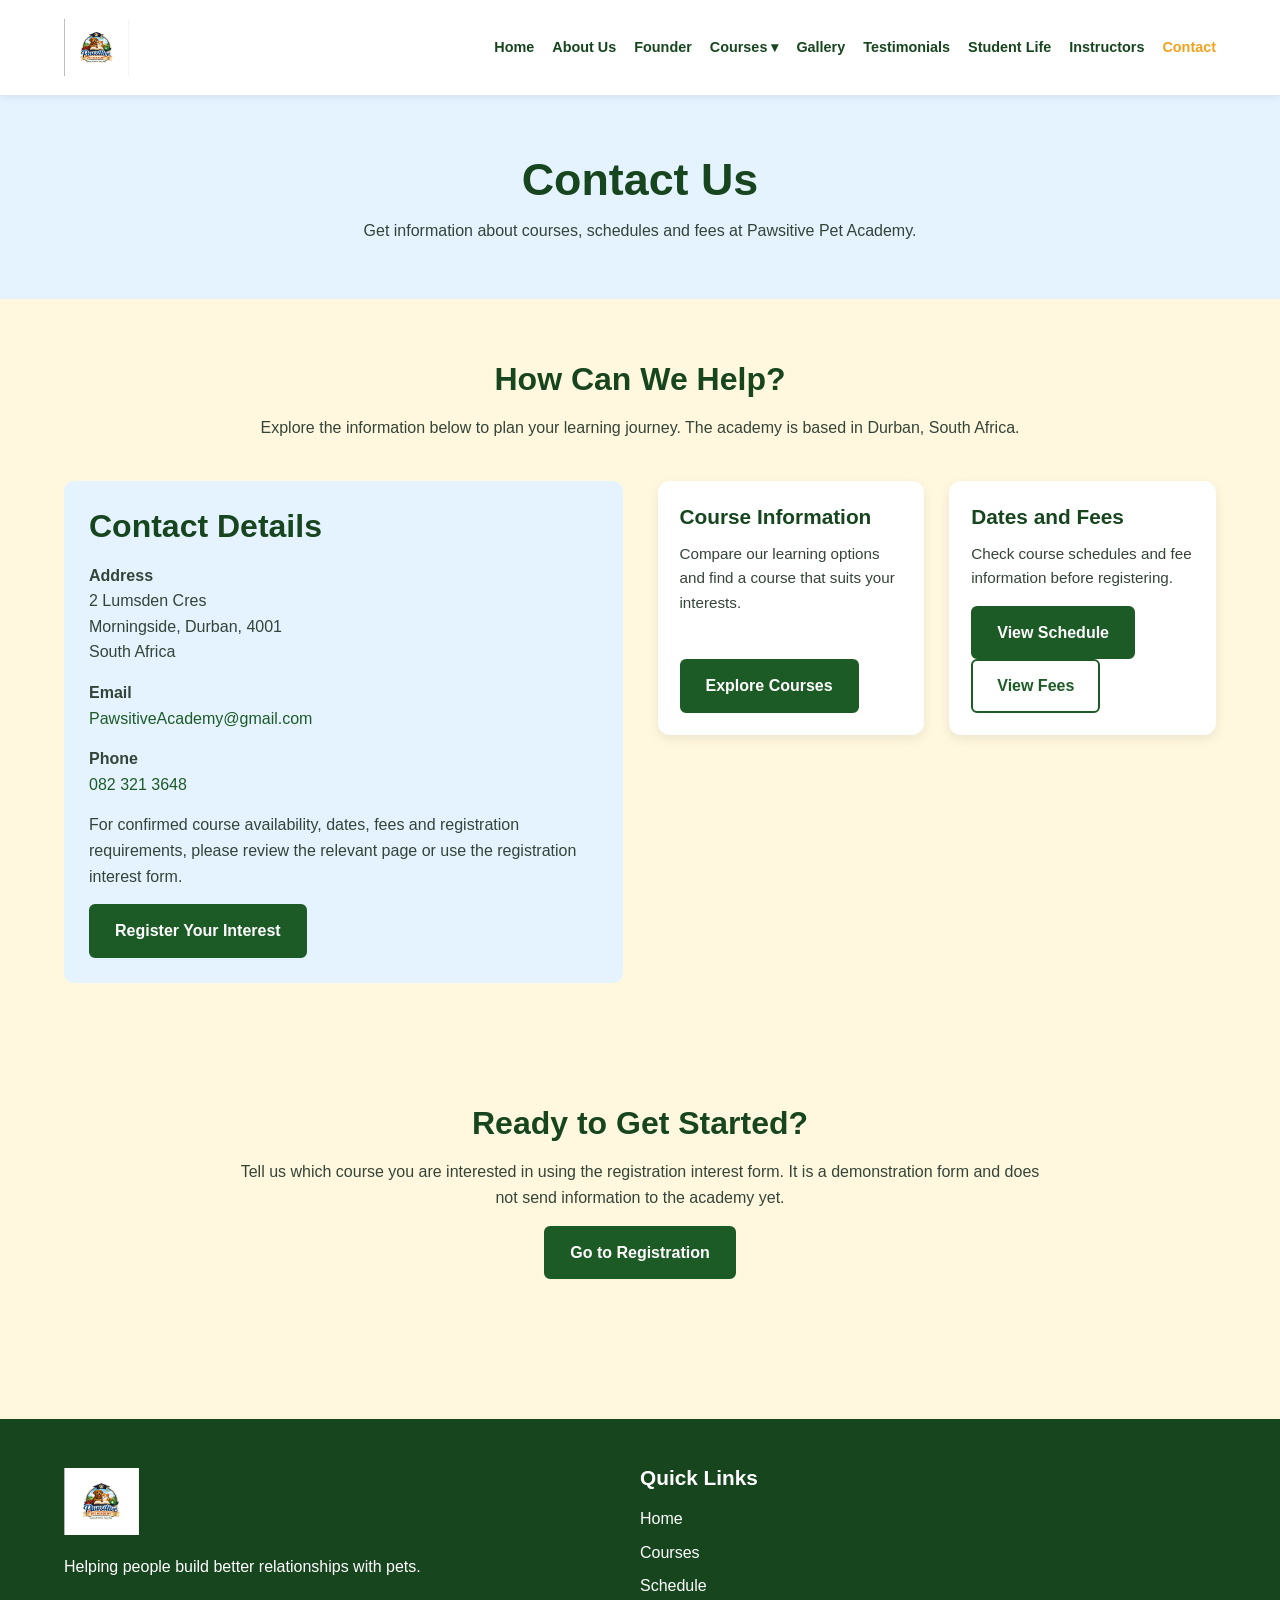
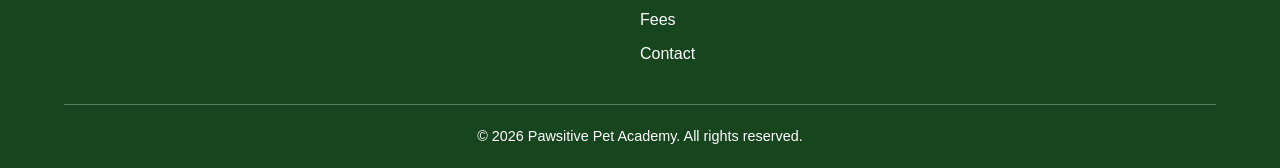
<file: Pawsitive Website/contact.html>
<!DOCTYPE html>
<html lang="en">
<head>
    <meta charset="UTF-8">
    <meta name="viewport" content="width=device-width, initial-scale=1.0">
    <meta name="description" content="Contact Pawsitive Pet Academy in Durban for information about courses, schedules and fees.">
    <title>Contact Us | Pawsitive Pet Academy</title>
    <link rel="stylesheet" href="style.css">
</head>
<body>

    <header class="header">
        <a href="index.html" class="logo">
            <img src="images/Logo.jpg.png" alt="Pawsitive Pet Academy Logo">
        </a>

        <button class="menu-toggle" onclick="toggleMenu()" aria-label="Open navigation menu" aria-expanded="false">
            Menu
        </button>

        <nav id="navbar" aria-label="Main navigation">
            <a href="index.html">Home</a>
            <a href="about.html">About Us</a>
            <a href="founder.html">Founder</a>
            <details class="nav-dropdown">
                <summary>Courses</summary>
                <div class="nav-dropdown-menu">
                    <a href="courses.html">All Courses</a>
                    <a href="individual-course.html">Course Details</a>
                    <a href="course-schedule.html">Schedule</a>
                    <a href="fees.html">Fees</a>
                </div>
            </details>
            <a href="gallery.html">Gallery</a>
            <a href="testimonials.html">Testimonials</a>
            <a href="student-life.html">Student Life</a>
            <a href="instructors.html">Instructors</a>
            <a href="contact.html" aria-current="page">Contact</a>
        </nav>
    </header>

    <main>
        <section class="page-banner">
            <h1>Contact Us</h1>
            <p>Get information about courses, schedules and fees at Pawsitive Pet Academy.</p>
        </section>

        <section class="section">
            <div class="section-heading">
                <h2>How Can We Help?</h2>
                <p>
                    Explore the information below to plan your learning journey.
                    The academy is based in Durban, South Africa.
                </p>
            </div>

            <div class="contact-grid">
                <div class="contact-info">
                    <h2>Contact Details</h2>
                    <div class="contact-detail">
                        <strong>Address</strong><br>
                        <address>
                            2 Lumsden Cres<br>
                            Morningside, Durban, 4001<br>
                            South Africa
                        </address>
                    </div>
                    <p>
                        <strong>Email</strong><br>
                        <a href="mailto:PawsitiveAcademy@gmail.com">PawsitiveAcademy@gmail.com</a>
                    </p>
                    <p>
                        <strong>Phone</strong><br>
                        <a href="tel:+27823213648">082 321 3648</a>
                    </p>
                    <p>
                        For confirmed course availability, dates, fees and
                        registration requirements, please review the relevant
                        page or use the registration interest form.
                    </p>
                    <a href="student-registration.html" class="btn">Register Your Interest</a>
                </div>

                <div class="cards contact-options">
                    <article class="card">
                        <h3>Course Information</h3>
                        <p>Compare our learning options and find a course that suits your interests.</p>
                        <a href="courses.html" class="btn">Explore Courses</a>
                    </article>

                    <article class="card">
                        <h3>Dates and Fees</h3>
                        <p>Check course schedules and fee information before registering.</p>
                        <a href="course-schedule.html" class="btn">View Schedule</a>
                        <a href="fees.html" class="btn btn-outline">View Fees</a>
                    </article>
                </div>
            </div>
        </section>

        <section class="section cream-section">
            <div class="section-heading">
                <h2>Ready to Get Started?</h2>
                <p>
                    Tell us which course you are interested in using the
                    registration interest form. It is a demonstration form
                    and does not send information to the academy yet.
                </p>
                <a href="student-registration.html" class="btn">Go to Registration</a>
            </div>
        </section>
    </main>

    <footer class="footer">
        <div class="footer-content">
            <div class="footer-logo">
                <img src="images/Logo.jpg.png" alt="Pawsitive Pet Academy Logo">
                <p>Helping people build better relationships with pets.</p>
            </div>

            <div>
                <h3>Quick Links</h3>
                <ul class="footer-links">
                    <li><a href="index.html">Home</a></li>
                    <li><a href="courses.html">Courses</a></li>
                    <li><a href="course-schedule.html">Schedule</a></li>
                    <li><a href="fees.html">Fees</a></li>
                    <li><a href="contact.html">Contact</a></li>
                </ul>
            </div>
        </div>

        <p class="copyright">
            &copy; <span id="year"></span> Pawsitive Pet Academy. All rights reserved.
        </p>
    </footer>

    <script src="script.js"></script>
</body>
</html>
</file>
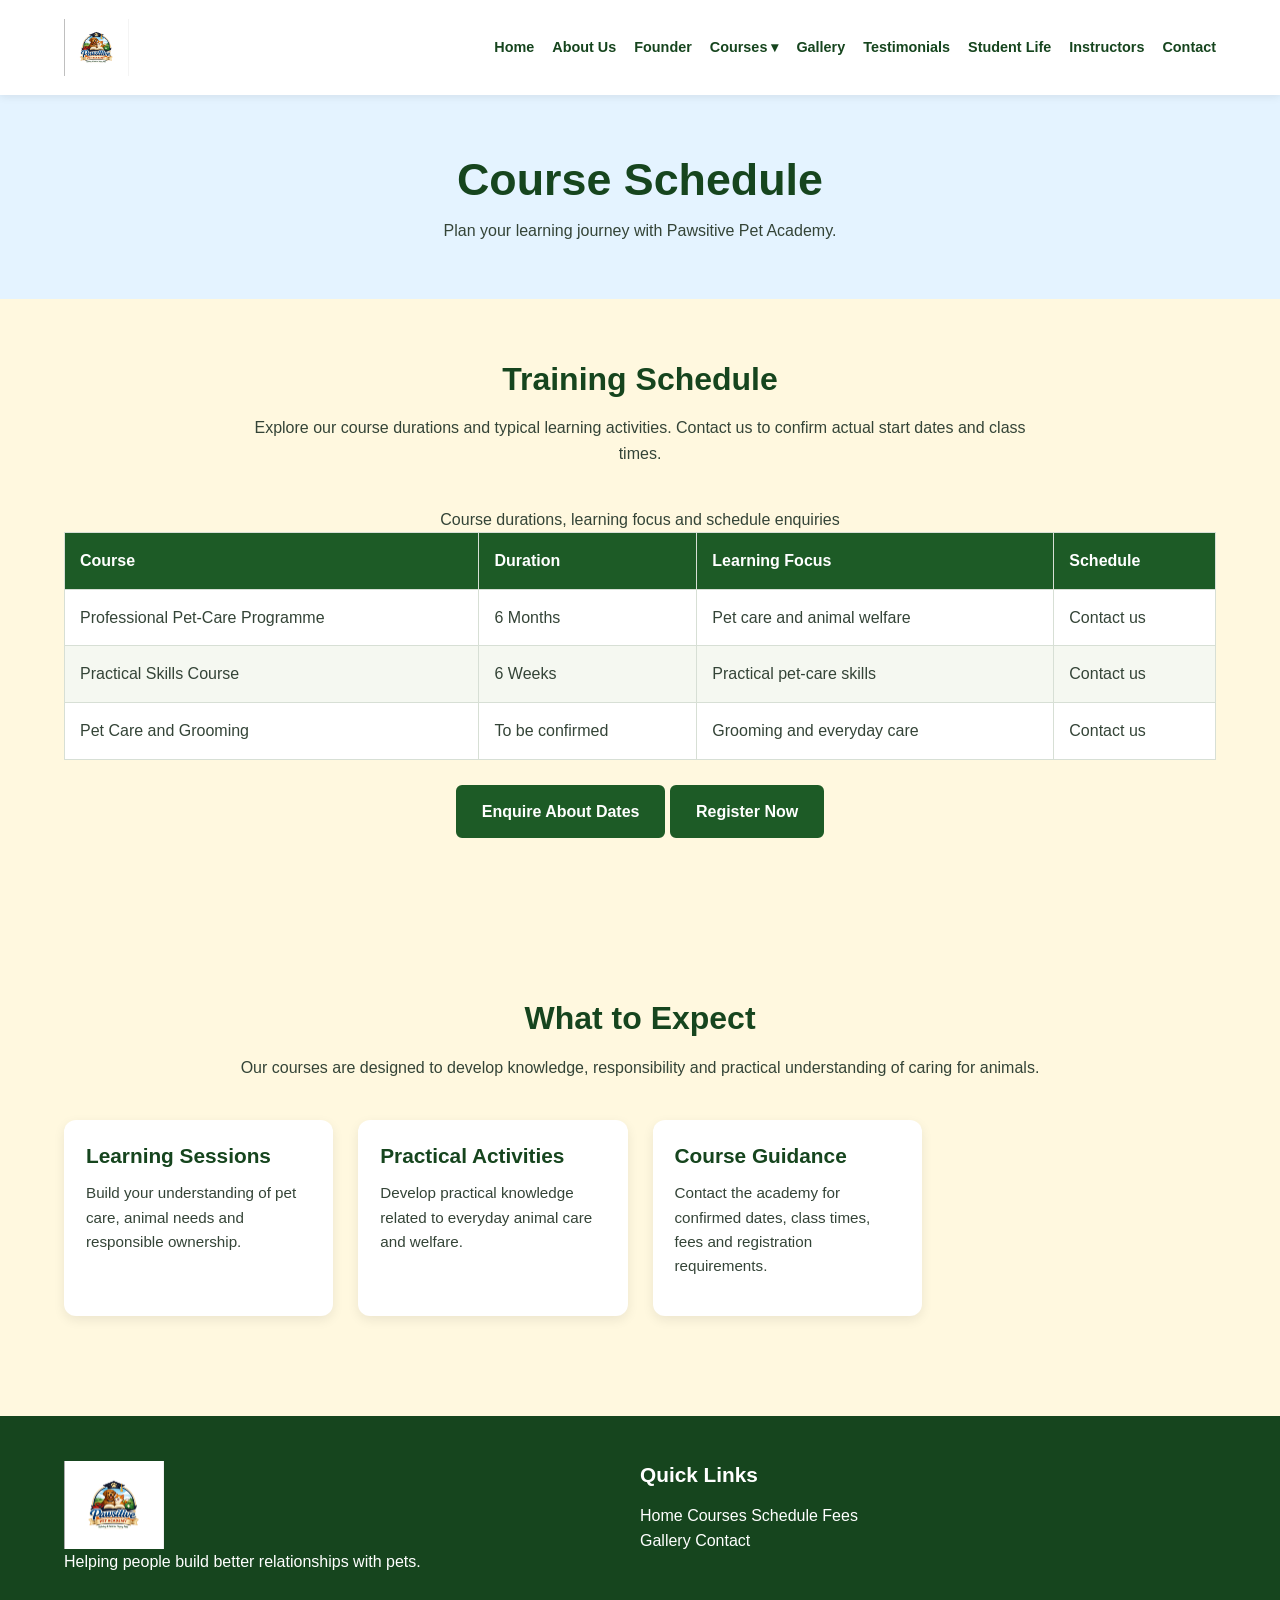
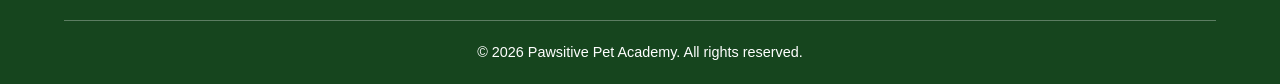
<file: Pawsitive Website/course-schedule.html>
<!DOCTYPE html>
<html lang="en">
<head>
    <meta charset="UTF-8">
    <meta name="viewport" content="width=device-width, initial-scale=1.0">
    <title>Course Schedule | Pawsitive Pet Academy</title>
    <link rel="stylesheet" href="style.css">
</head>
<body>

    <header class="header">
        <a href="index.html" class="logo">
            <img src="images/Logo.jpg.png" alt="Pawsitive Pet Academy Logo">
        </a>

        <button class="menu-toggle"
                onclick="toggleMenu()"
                aria-label="Open navigation menu"
                aria-expanded="false">
            ☰
        </button>

        <nav id="navbar">
            <a href="index.html">Home</a>
            <a href="about.html">About Us</a>
            <a href="founder.html">Founder</a>
            <details class="nav-dropdown">
                <summary>Courses</summary>
                <div class="nav-dropdown-menu">
                    <a href="courses.html">All Courses</a>
                    <a href="individual-course.html">Course Details</a>
                    <a href="course-schedule.html">Schedule</a>
                    <a href="fees.html">Fees</a>
                </div>
            </details>
            <a href="gallery.html">Gallery</a>
            <a href="testimonials.html">Testimonials</a>
            <a href="student-life.html">Student Life</a>
            <a href="instructors.html">Instructors</a>
            <a href="contact.html">Contact</a>
        </nav>
    </header>

    <section class="page-banner">
        <h1>Course Schedule</h1>
        <p>Plan your learning journey with Pawsitive Pet Academy.</p>
    </section>

    <section class="section">
        <div class="section-heading">
            <h2>Training Schedule</h2>
            <p>
                Explore our course durations and typical learning activities.
                Contact us to confirm actual start dates and class times.
            </p>
        </div>

        <div class="table-container">
            <table class="schedule-table">
                <caption>Course durations, learning focus and schedule enquiries</caption>
                <thead>
                    <tr>
                        <th>Course</th>
                        <th>Duration</th>
                        <th>Learning Focus</th>
                        <th>Schedule</th>
                    </tr>
                </thead>

                <tbody>
                    <tr>
                        <td>Professional Pet-Care Programme</td>
                        <td>6 Months</td>
                        <td>Pet care and animal welfare</td>
                        <td>Contact us</td>
                    </tr>

                    <tr>
                        <td>Practical Skills Course</td>
                        <td>6 Weeks</td>
                        <td>Practical pet-care skills</td>
                        <td>Contact us</td>
                    </tr>

                    <tr>
                        <td>Pet Care and Grooming</td>
                        <td>To be confirmed</td>
                        <td>Grooming and everyday care</td>
                        <td>Contact us</td>
                    </tr>
                </tbody>
            </table>
        </div>

        <div class="section-heading">
            <a href="contact.html" class="btn">Enquire About Dates</a>
            <a href="student-registration.html" class="btn">Register Now</a>
        </div>
    </section>

    <section class="section cream-section">
        <div class="section-heading">
            <h2>What to Expect</h2>
            <p>
                Our courses are designed to develop knowledge, responsibility
                and practical understanding of caring for animals.
            </p>
        </div>

        <div class="cards">
            <div class="card">
                <h3>Learning Sessions</h3>
                <p>
                    Build your understanding of pet care, animal needs
                    and responsible ownership.
                </p>
            </div>

            <div class="card">
                <h3>Practical Activities</h3>
                <p>
                    Develop practical knowledge related to everyday
                    animal care and welfare.
                </p>
            </div>

            <div class="card">
                <h3>Course Guidance</h3>
                <p>
                    Contact the academy for confirmed dates, class times,
                    fees and registration requirements.
                </p>
            </div>
        </div>
    </section>

    <footer class="footer">
        <div class="footer-content">
            <div>
                <img src="images/Logo.jpg.png"
                     alt="Pawsitive Pet Academy Logo"
                     width="100">
                <p>Helping people build better relationships with pets.</p>
            </div>

            <div>
                <h3>Quick Links</h3>
                <a href="index.html">Home</a>
                <a href="courses.html">Courses</a>
                <a href="course-schedule.html">Schedule</a>
                <a href="fees.html">Fees</a>
                <a href="gallery.html">Gallery</a>
                <a href="contact.html">Contact</a>
            </div>
        </div>

        <p class="copyright">
            &copy; <span id="year"></span>
            Pawsitive Pet Academy. All rights reserved.
        </p>
    </footer>

    <script src="script.js"></script>

</body>
</html>
</file>
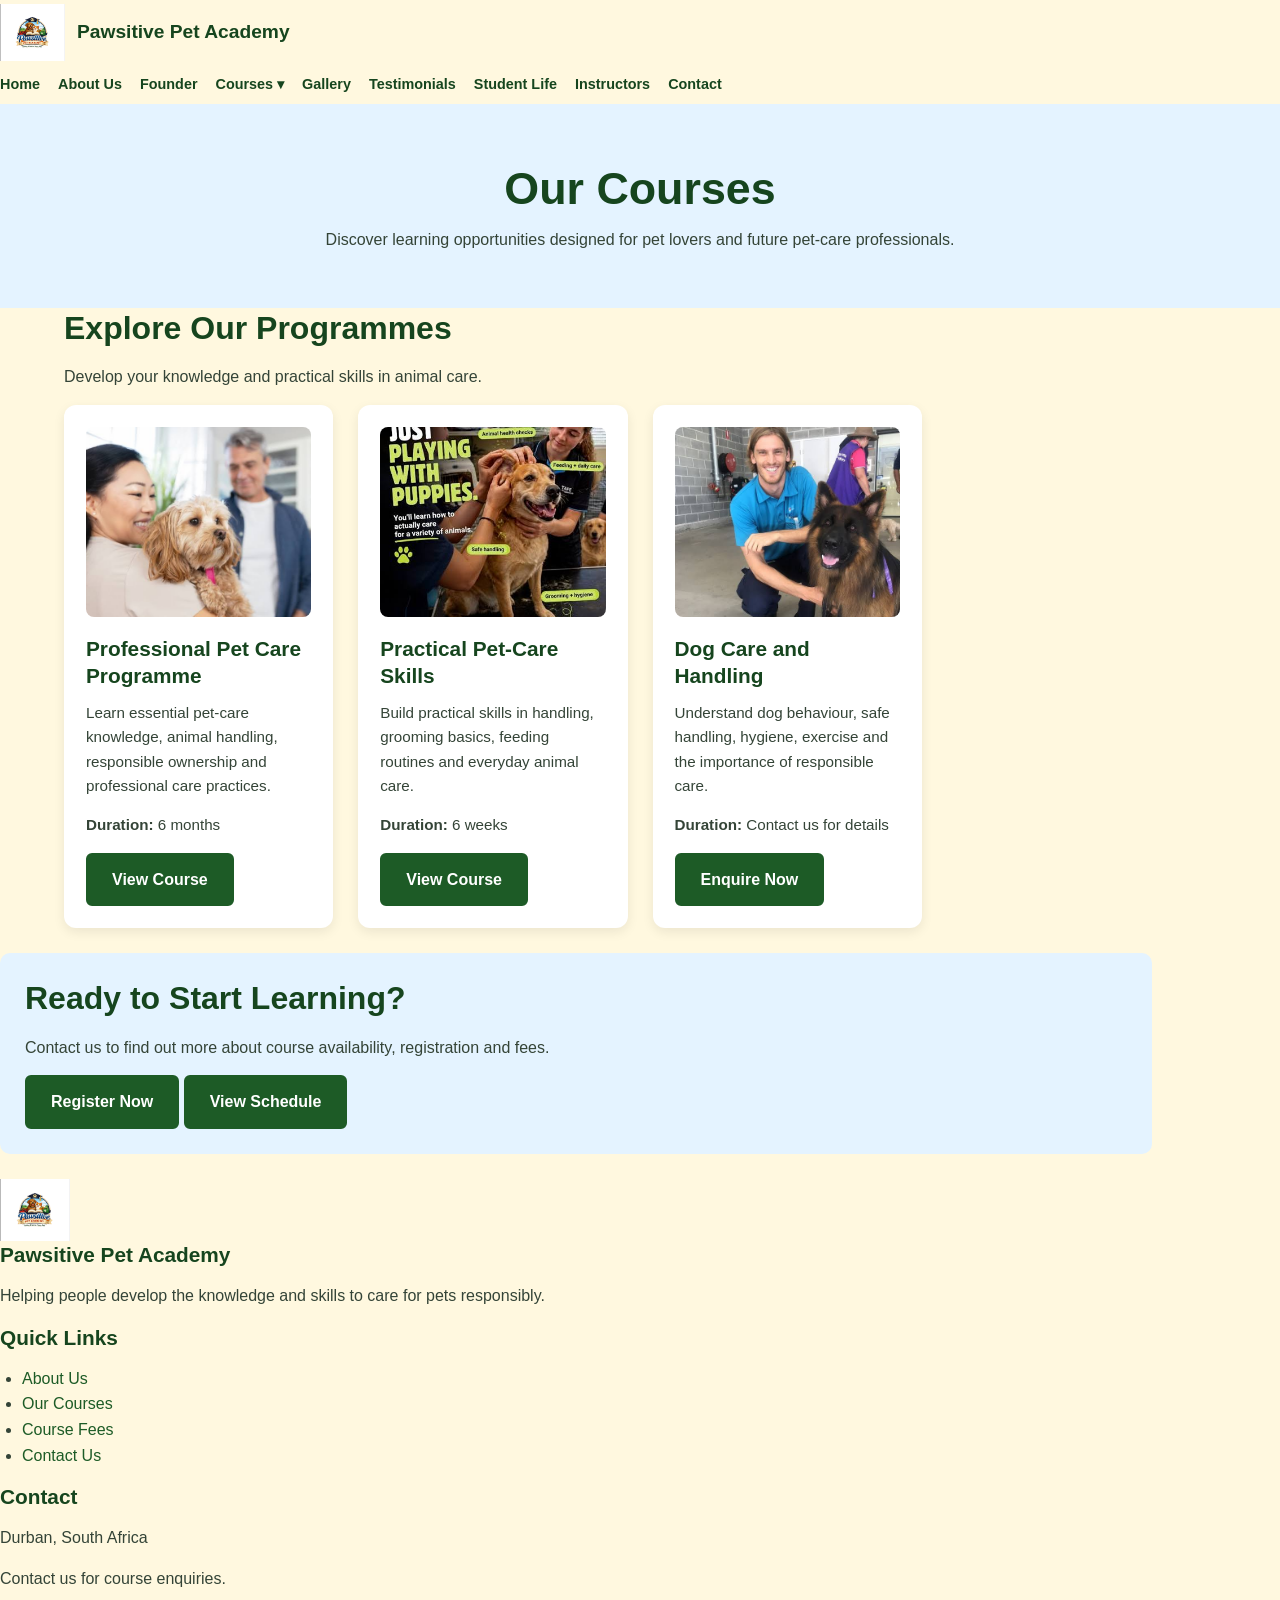
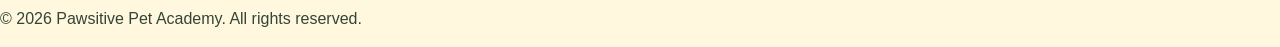
<file: Pawsitive Website/courses.html>
<!DOCTYPE html>
<html lang="en">
<head>
    <meta charset="UTF-8">
    <meta name="viewport" content="width=device-width, initial-scale=1.0">
    <title>Our Courses | Pawsitive Pet Academy</title>
    <link rel="stylesheet" href="style.css">
</head>
<body>

    <header>
        <div class="header-container">
            <a href="index.html" class="logo">
                <img src="images/Logo.jpg.png" alt="Pawsitive Pet Academy Logo">
                <span class="brand-name">Pawsitive Pet Academy</span>
            </a>

            <button class="menu-toggle" onclick="toggleMenu()" aria-expanded="false">
                Menu
            </button>

            <nav id="navbar">
                <a href="index.html">Home</a>
                <a href="about.html">About Us</a>
                <a href="founder.html">Founder</a>
                <details class="nav-dropdown">
                    <summary>Courses</summary>
                    <div class="nav-dropdown-menu">
                        <a href="courses.html">All Courses</a>
                        <a href="individual-course.html">Course Details</a>
                        <a href="course-schedule.html">Schedule</a>
                        <a href="fees.html">Fees</a>
                    </div>
                </details>
                <a href="gallery.html">Gallery</a>
                <a href="testimonials.html">Testimonials</a>
                <a href="student-life.html">Student Life</a>
                <a href="instructors.html">Instructors</a>
                <a href="contact.html">Contact</a>
            </nav>
        </div>
    </header>

    <section class="page-banner">
        <div class="container">
            <h1>Our Courses</h1>
            <p>Discover learning opportunities designed for pet lovers and future pet-care professionals.</p>
        </div>
    </section>

    <section>
        <div class="container">
            <div class="section-title">
                <h2>Explore Our Programmes</h2>
                <p>Develop your knowledge and practical skills in animal care.</p>
            </div>

            <div class="cards">

                <div class="card">
                    <img src="images/Professional Pet.jpg.jpg" alt="Professional pet care">
                    <h3>Professional Pet Care Programme</h3>
                    <p>Learn essential pet-care knowledge, animal handling, responsible ownership and professional care practices.</p>
                    <p><strong>Duration:</strong> 6 months</p>
                    <a href="individual-course.html" class="btn">View Course</a>
                </div>

                <div class="card">
                    <img src="images/Pet skills.jpg" alt="Practical pet care training">
                    <h3>Practical Pet-Care Skills</h3>
                    <p>Build practical skills in handling, grooming basics, feeding routines and everyday animal care.</p>
                    <p><strong>Duration:</strong> 6 weeks</p>
                    <a href="individual-course.html" class="btn">View Course</a>
                </div>

                <div class="card">
                    <img src="images/Dog care.jpg" alt="Dog care and handling">
                    <h3>Dog Care and Handling</h3>
                    <p>Understand dog behaviour, safe handling, hygiene, exercise and the importance of responsible care.</p>
                    <p><strong>Duration:</strong> Contact us for details</p>
                    <a href="contact.html" class="btn">Enquire Now</a>
                </div>

            </div>
        </div>
    </section>

    <section>
        <div class="container highlight-box">
            <h2>Ready to Start Learning?</h2>
            <p>Contact us to find out more about course availability, registration and fees.</p>
            <a href="student-registration.html" class="btn">Register Now</a>
            <a href="course-schedule.html" class="btn">View Schedule</a>
        </div>
    </section>

    <footer>
        <div class="footer-container">
            <div>
                <img src="images/Logo.jpg.png" alt="Pawsitive Pet Academy Logo" width="70">
                <h3>Pawsitive Pet Academy</h3>
                <p>Helping people develop the knowledge and skills to care for pets responsibly.</p>
            </div>

            <div>
                <h3>Quick Links</h3>
                <ul>
                    <li><a href="about.html">About Us</a></li>
                    <li><a href="courses.html">Our Courses</a></li>
                    <li><a href="fees.html">Course Fees</a></li>
                    <li><a href="contact.html">Contact Us</a></li>
                </ul>
            </div>

            <div>
                <h3>Contact</h3>
                <p>Durban, South Africa</p>
                <p>Contact us for course enquiries.</p>
            </div>
        </div>

        <div class="footer-bottom">
            <p>&copy; <span id="year"></span> Pawsitive Pet Academy. All rights reserved.</p>
        </div>
    </footer>

    <script src="script.js"></script>
</body>
</html>
</file>
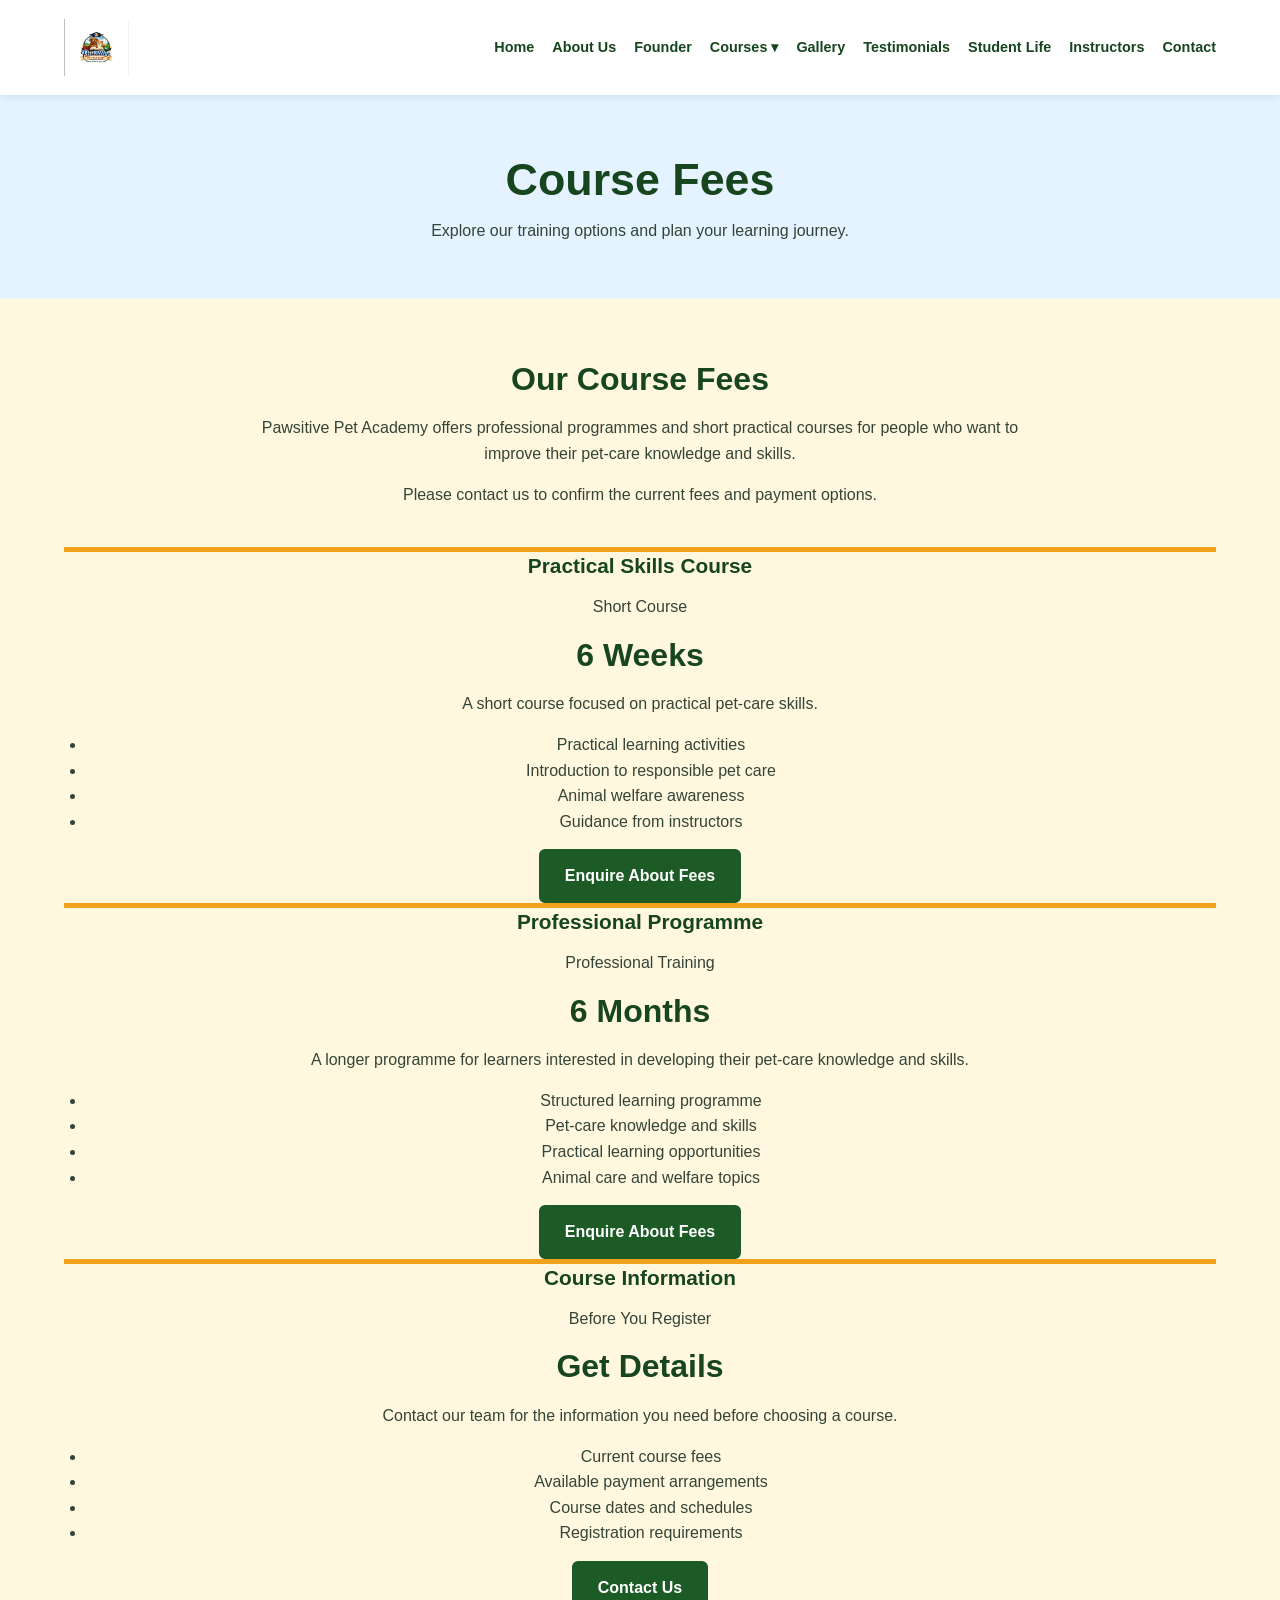
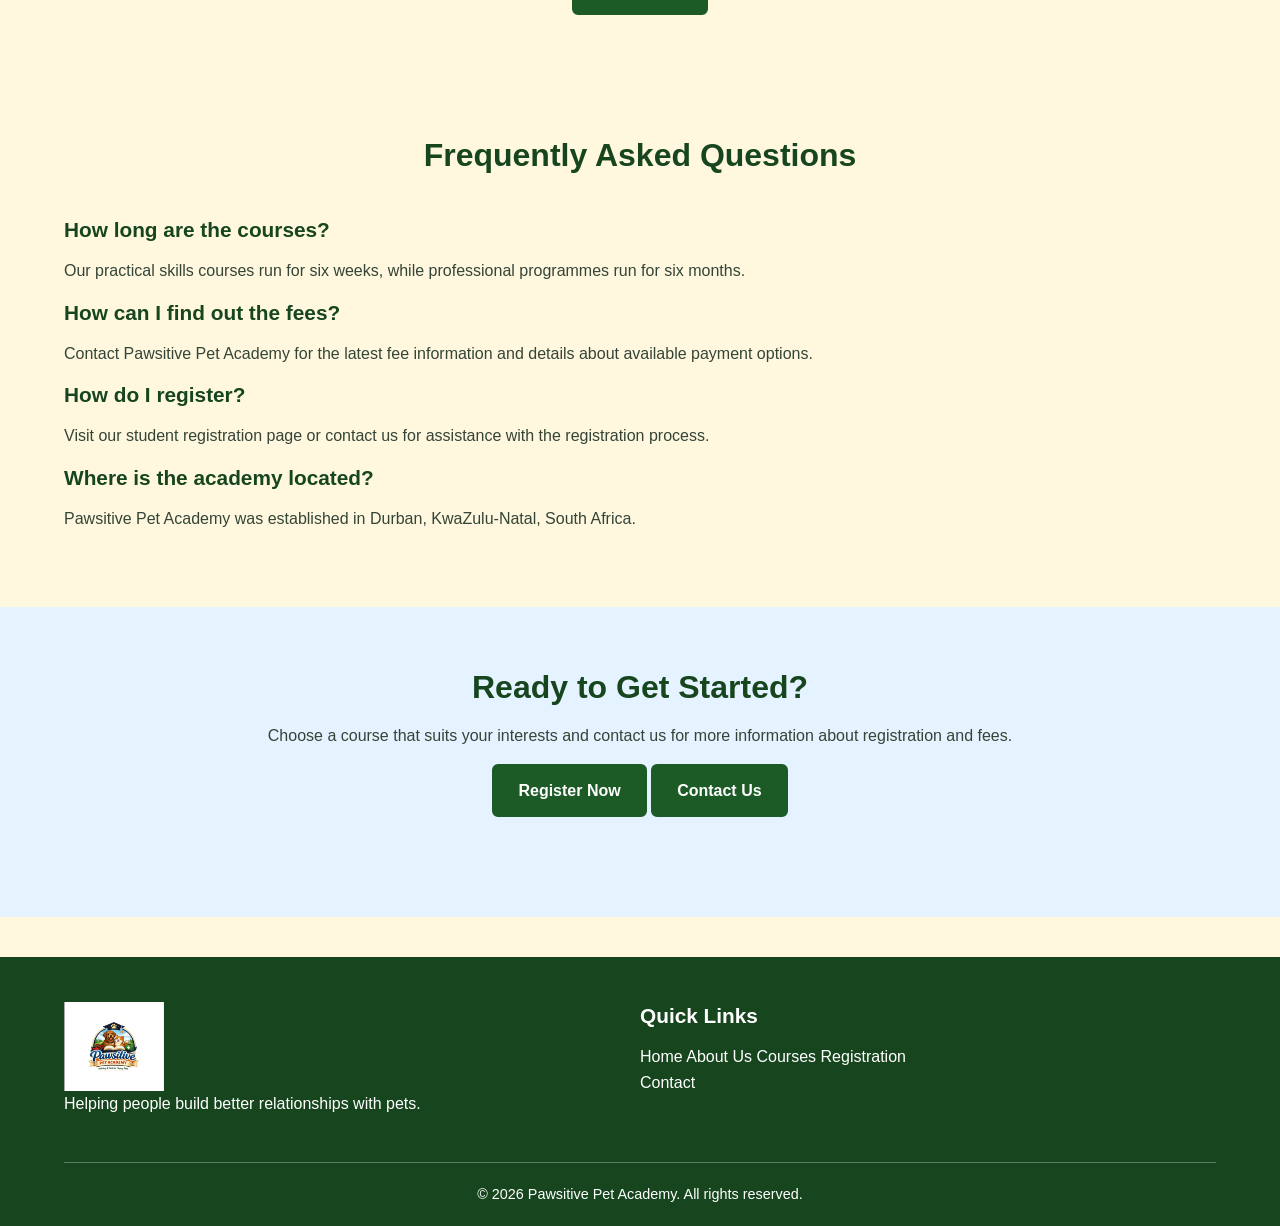
<file: Pawsitive Website/fees.html>
<!DOCTYPE html>
<html lang="en">
<head>
    <meta charset="UTF-8">
    <meta name="viewport" content="width=device-width, initial-scale=1.0">
    <title>Course Fees | Pawsitive Pet Academy</title>
    <link rel="stylesheet" href="style.css">
</head>
<body>

    <header class="header">
        <a href="index.html" class="logo">
            <img src="images/Logo.jpg.png" alt="Pawsitive Pet Academy Logo">
        </a>

        <button class="menu-toggle" onclick="toggleMenu()">☰</button>

        <nav id="navbar">
            <a href="index.html">Home</a>
            <a href="about.html">About Us</a>
            <a href="founder.html">Founder</a>
            <details class="nav-dropdown">
                <summary>Courses</summary>
                <div class="nav-dropdown-menu">
                    <a href="courses.html">All Courses</a>
                    <a href="individual-course.html">Course Details</a>
                    <a href="course-schedule.html">Schedule</a>
                    <a href="fees.html">Fees</a>
                </div>
            </details>
            <a href="gallery.html">Gallery</a>
            <a href="testimonials.html">Testimonials</a>
            <a href="student-life.html">Student Life</a>
            <a href="instructors.html">Instructors</a>
            <a href="contact.html">Contact</a>
        </nav>
    </header>

    <section class="page-banner">
        <h1>Course Fees</h1>
        <p>Explore our training options and plan your learning journey.</p>
    </section>

    <section class="section">
        <div class="section-heading">
            <h2>Our Course Fees</h2>
            <p>
                Pawsitive Pet Academy offers professional programmes and short
                practical courses for people who want to improve their pet-care
                knowledge and skills.
            </p>
            <p>Please contact us to confirm the current fees and payment options.</p>
        </div>

        <div class="fees-grid">

            <div class="fee-card">
                <div class="fee-header">
                    <h3>Practical Skills Course</h3>
                    <p>Short Course</p>
                </div>

                <div class="fee-content">
                    <h2>6 Weeks</h2>
                    <p class="fee-description">
                        A short course focused on practical pet-care skills.
                    </p>

                    <ul>
                        <li>Practical learning activities</li>
                        <li>Introduction to responsible pet care</li>
                        <li>Animal welfare awareness</li>
                        <li>Guidance from instructors</li>
                    </ul>

                    <a href="contact.html" class="btn">Enquire About Fees</a>
                </div>
            </div>

            <div class="fee-card featured-fee">
                <div class="fee-header">
                    <h3>Professional Programme</h3>
                    <p>Professional Training</p>
                </div>

                <div class="fee-content">
                    <h2>6 Months</h2>
                    <p class="fee-description">
                        A longer programme for learners interested in developing
                        their pet-care knowledge and skills.
                    </p>

                    <ul>
                        <li>Structured learning programme</li>
                        <li>Pet-care knowledge and skills</li>
                        <li>Practical learning opportunities</li>
                        <li>Animal care and welfare topics</li>
                    </ul>

                    <a href="contact.html" class="btn">Enquire About Fees</a>
                </div>
            </div>

            <div class="fee-card">
                <div class="fee-header">
                    <h3>Course Information</h3>
                    <p>Before You Register</p>
                </div>

                <div class="fee-content">
                    <h2>Get Details</h2>
                    <p class="fee-description">
                        Contact our team for the information you need before
                        choosing a course.
                    </p>

                    <ul>
                        <li>Current course fees</li>
                        <li>Available payment arrangements</li>
                        <li>Course dates and schedules</li>
                        <li>Registration requirements</li>
                    </ul>

                    <a href="contact.html" class="btn">Contact Us</a>
                </div>
            </div>

        </div>
    </section>

    <section class="section cream-section">
        <div class="section-heading">
            <h2>Frequently Asked Questions</h2>
        </div>

        <div class="faq-container">

            <div class="faq-item">
                <h3>How long are the courses?</h3>
                <p>
                    Our practical skills courses run for six weeks, while
                    professional programmes run for six months.
                </p>
            </div>

            <div class="faq-item">
                <h3>How can I find out the fees?</h3>
                <p>
                    Contact Pawsitive Pet Academy for the latest fee information
                    and details about available payment options.
                </p>
            </div>

            <div class="faq-item">
                <h3>How do I register?</h3>
                <p>
                    Visit our student registration page or contact us for
                    assistance with the registration process.
                </p>
            </div>

            <div class="faq-item">
                <h3>Where is the academy located?</h3>
                <p>
                    Pawsitive Pet Academy was established in Durban,
                    KwaZulu-Natal, South Africa.
                </p>
            </div>

        </div>
    </section>

    <section class="section blue-section">
        <div class="section-heading">
            <h2>Ready to Get Started?</h2>
            <p>
                Choose a course that suits your interests and contact us
                for more information about registration and fees.
            </p>
            <a href="student-registration.html" class="btn">Register Now</a>
            <a href="contact.html" class="btn">Contact Us</a>
        </div>
    </section>

    <footer class="footer">
        <div class="footer-content">
            <div>
                <img src="images/Logo.jpg.png" alt="Pawsitive Pet Academy Logo" width="100">
                <p>Helping people build better relationships with pets.</p>
            </div>

            <div>
                <h3>Quick Links</h3>
                <a href="index.html">Home</a>
                <a href="about.html">About Us</a>
                <a href="courses.html">Courses</a>
                <a href="student-registration.html">Registration</a>
                <a href="contact.html">Contact</a>
            </div>
        </div>

        <p class="copyright">
            &copy; <span id="year"></span> Pawsitive Pet Academy. All rights reserved.
        </p>
    </footer>

    <script src="script.js"></script>

</body>
</html>
</file>
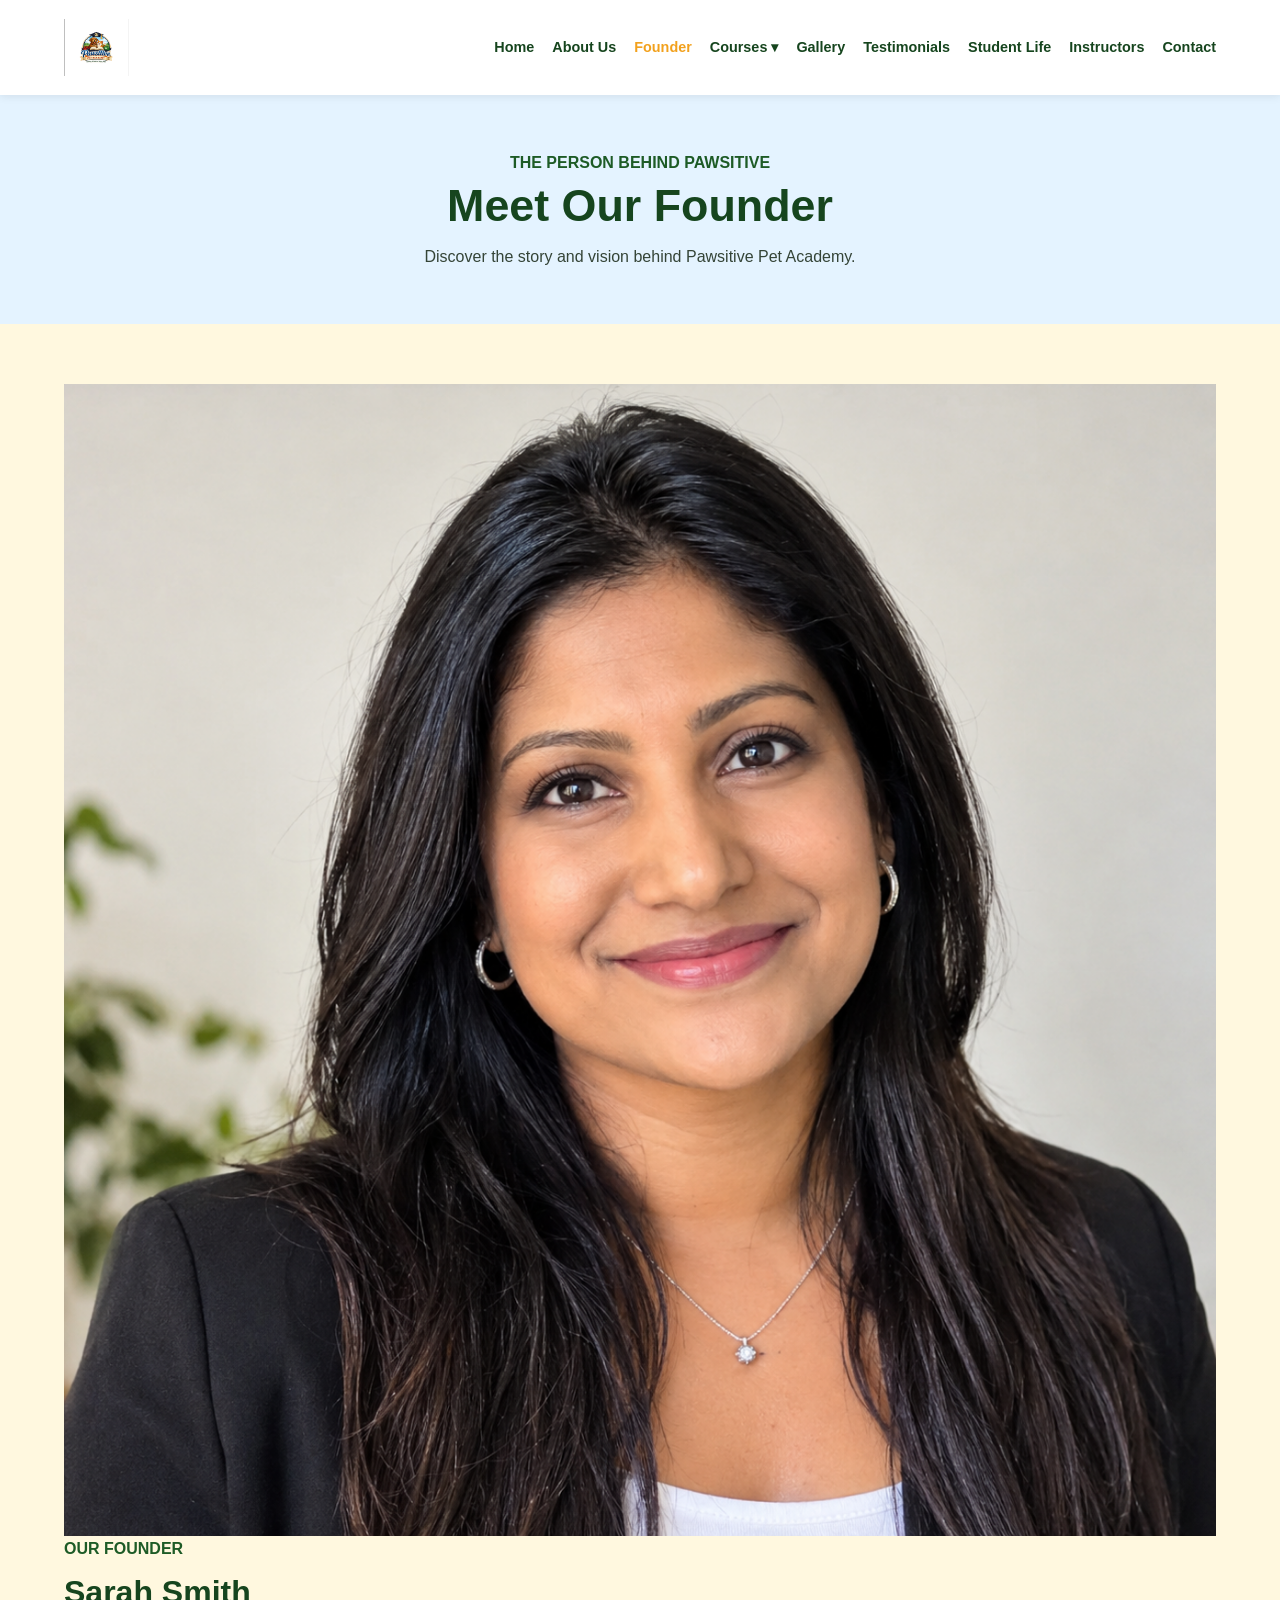
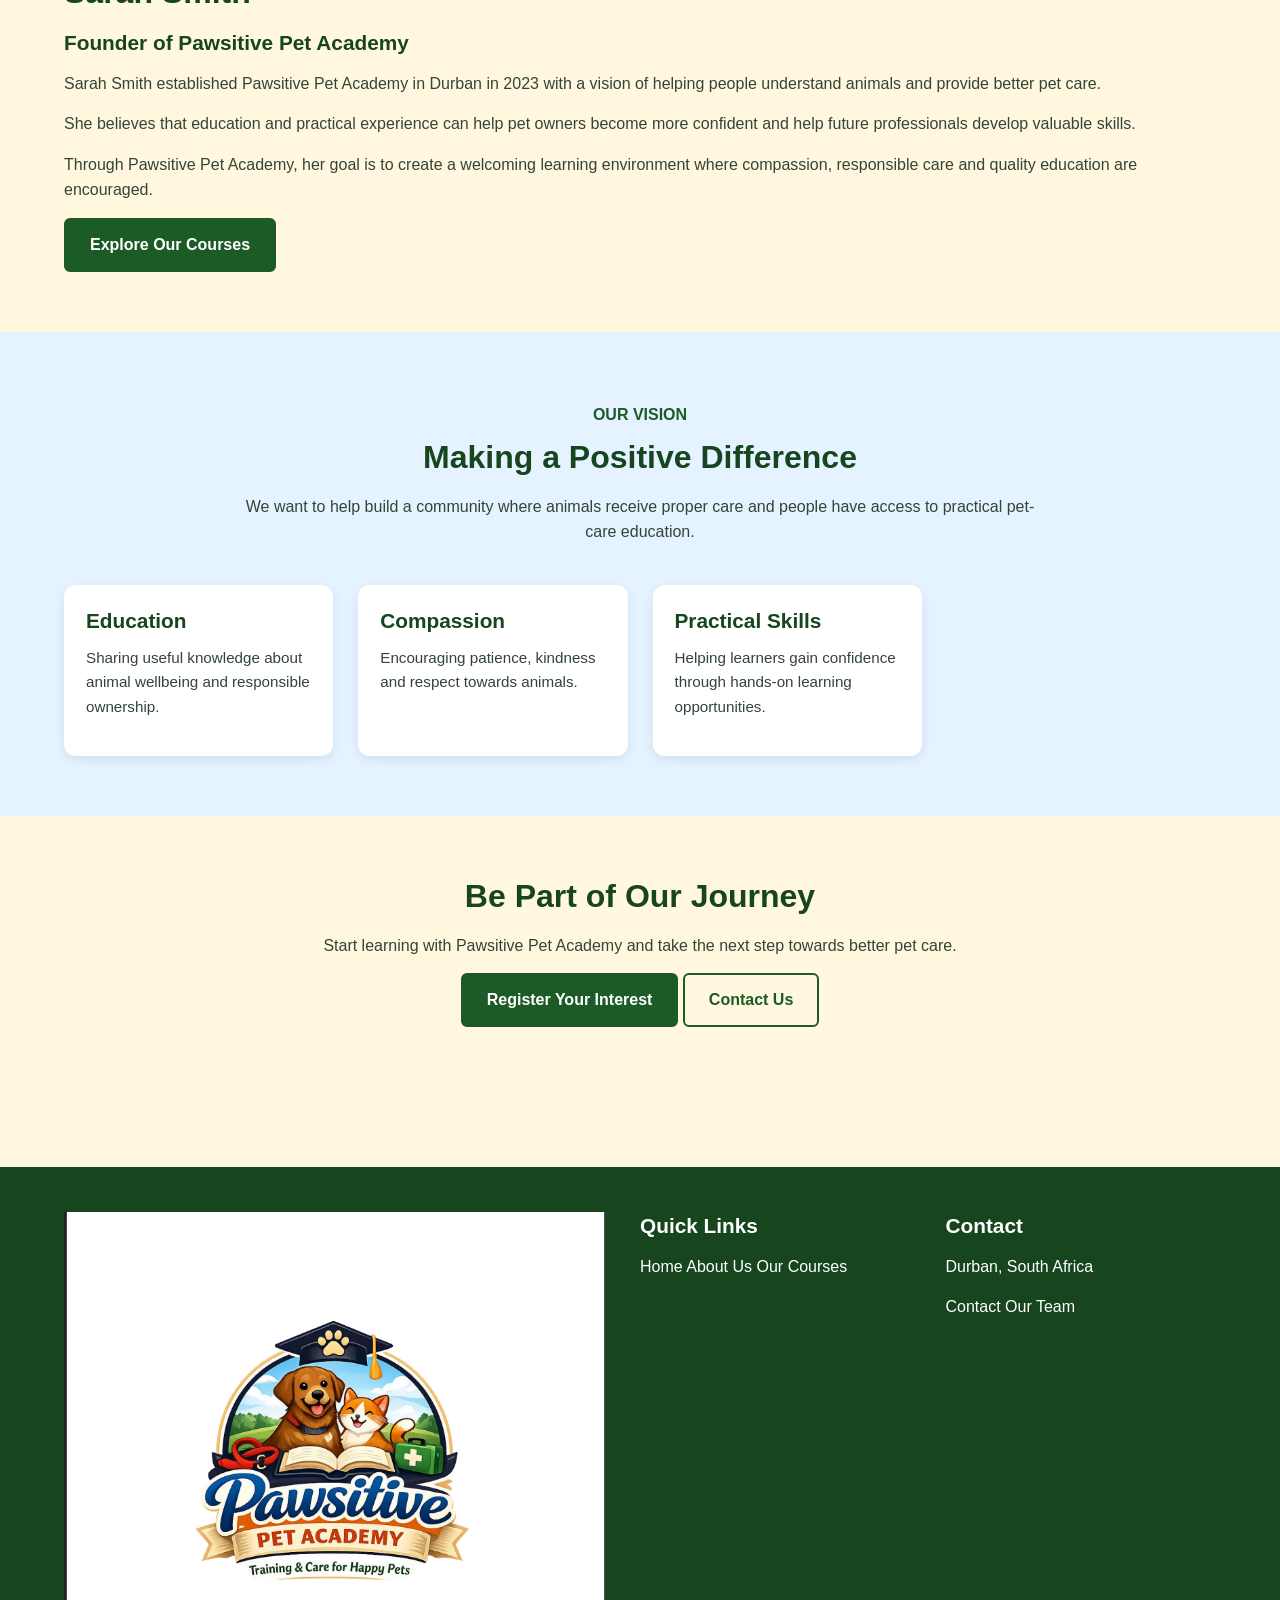
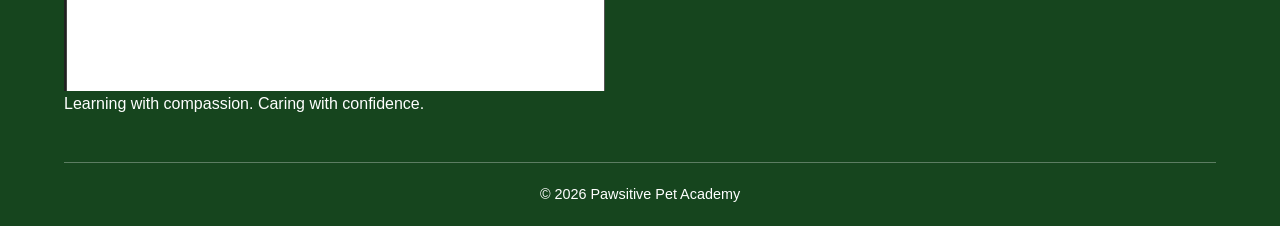
<file: Pawsitive Website/founder.html>
<!DOCTYPE html>
<html lang="en">
<head>
    <meta charset="UTF-8">
    <meta name="viewport" content="width=device-width, initial-scale=1.0">
    <title>Our Founder | Pawsitive Pet Academy</title>
    <link rel="stylesheet" href="style.css">
</head>
<body>

<header class="header">
    <a href="index.html" class="logo">
        <img src="images/Logo.jpg.png" alt="Pawsitive Pet Academy Logo">
    </a>

    <button class="menu-toggle" onclick="toggleMenu()">☰</button>

    <nav id="navbar">
        <a href="index.html">Home</a>
        <a href="about.html">About Us</a>
        <a href="founder.html">Founder</a>
        <details class="nav-dropdown">
            <summary>Courses</summary>
            <div class="nav-dropdown-menu">
                <a href="courses.html">All Courses</a>
                <a href="individual-course.html">Course Details</a>
                <a href="course-schedule.html">Schedule</a>
                <a href="fees.html">Fees</a>
            </div>
        </details>
        <a href="gallery.html">Gallery</a>
        <a href="testimonials.html">Testimonials</a>
        <a href="student-life.html">Student Life</a>
        <a href="instructors.html">Instructors</a>
        <a href="contact.html">Contact</a>
    </nav>
</header>

<main>

    <section class="page-banner">
        <p class="tagline">THE PERSON BEHIND PAWSITIVE</p>
        <h1>Meet Our Founder</h1>
        <p>Discover the story and vision behind Pawsitive Pet Academy.</p>
    </section>

    <section class="section">
        <div class="about-container">

            <div class="about-image">
                <img
                    src="images/Sarah Naidoo.jpg.png"
                    alt="Professional team working together">
            </div>

            <div class="about-text">
                <p class="tagline">OUR FOUNDER</p>

                <h2>Sarah Smith</h2>

                <h3>Founder of Pawsitive Pet Academy</h3>

                <p>
                    Sarah Smith established Pawsitive Pet Academy
                    in Durban in 2023 with a vision of helping people
                    understand animals and provide better pet care.
                </p>

                <p>
                    She believes that education and practical
                    experience can help pet owners become more
                    confident and help future professionals develop
                    valuable skills.
                </p>

                <p>
                    Through Pawsitive Pet Academy, her goal is to
                    create a welcoming learning environment where
                    compassion, responsible care and quality
                    education are encouraged.
                </p>

                <a href="courses.html" class="btn">Explore Our Courses</a>
            </div>

        </div>
    </section>

    <section class="section blue-section">
        <div class="section-heading">
            <p class="tagline">OUR VISION</p>
            <h2>Making a Positive Difference</h2>
            <p>
                We want to help build a community where animals
                receive proper care and people have access to
                practical pet-care education.
            </p>
        </div>

        <div class="cards">

            <div class="card">
                <h3>Education</h3>
                <p>
                    Sharing useful knowledge about animal
                    wellbeing and responsible ownership.
                </p>
            </div>

            <div class="card">
                <h3>Compassion</h3>
                <p>
                    Encouraging patience, kindness and respect
                    towards animals.
                </p>
            </div>

            <div class="card">
                <h3>Practical Skills</h3>
                <p>
                    Helping learners gain confidence through
                    hands-on learning opportunities.
                </p>
            </div>

        </div>
    </section>

    <section class="section cream-section">
        <div class="section-heading">
            <h2>Be Part of Our Journey</h2>
            <p>
                Start learning with Pawsitive Pet Academy and
                take the next step towards better pet care.
            </p>

            <a href="student-registration.html" class="btn">
                Register Your Interest
            </a>

            <a href="contact.html" class="btn btn-outline">
                Contact Us
            </a>
        </div>
    </section>

</main>

<footer class="footer">
    <div class="footer-content">

        <div>
            <img src="images/Logo.jpg.png" alt="Pawsitive Pet Academy Logo">
            <p>Learning with compassion. Caring with confidence.</p>
        </div>

        <div>
            <h3>Quick Links</h3>
            <a href="index.html">Home</a>
            <a href="about.html">About Us</a>
            <a href="courses.html">Our Courses</a>
        </div>

        <div>
            <h3>Contact</h3>
            <p>Durban, South Africa</p>
            <a href="contact.html">Contact Our Team</a>
        </div>

    </div>

    <p class="copyright">
        &copy; <span id="year"></span> Pawsitive Pet Academy
    </p>
</footer>

<script src="script.js"></script>

</body>
</html>
</file>
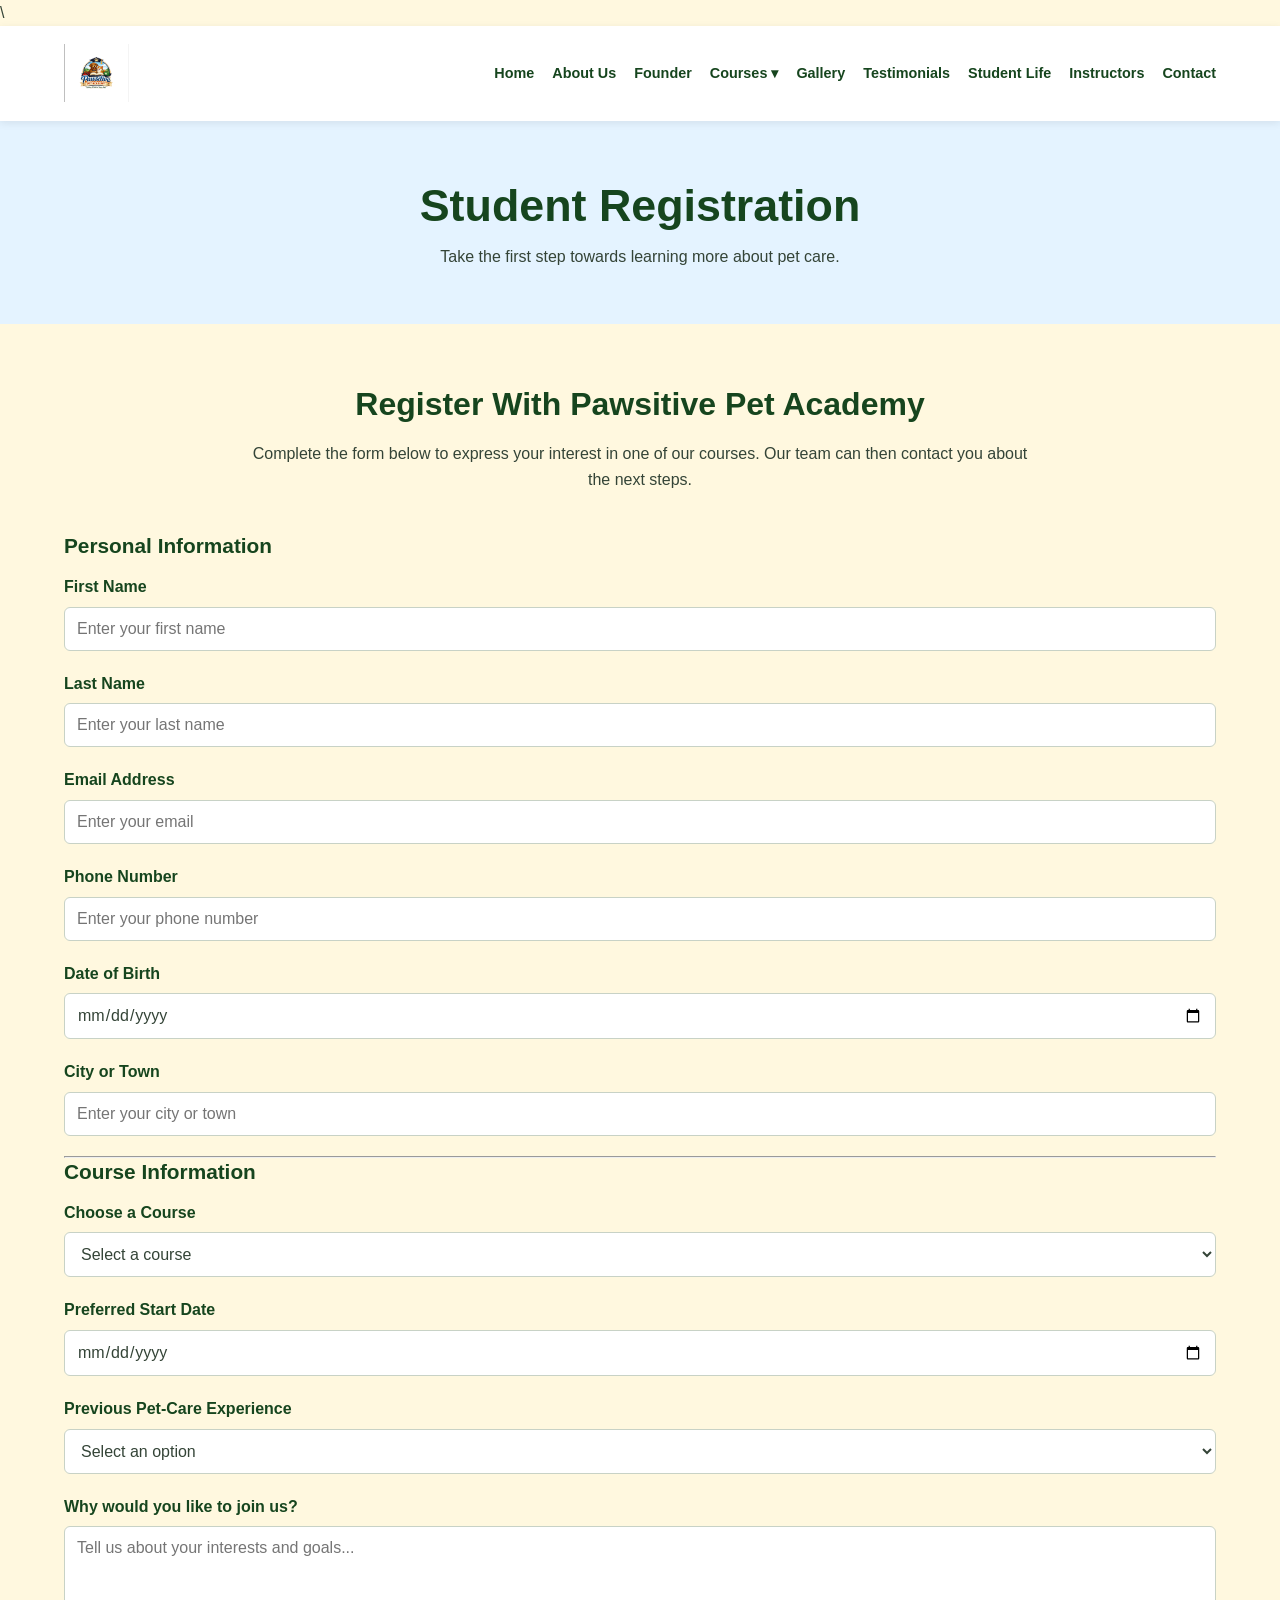
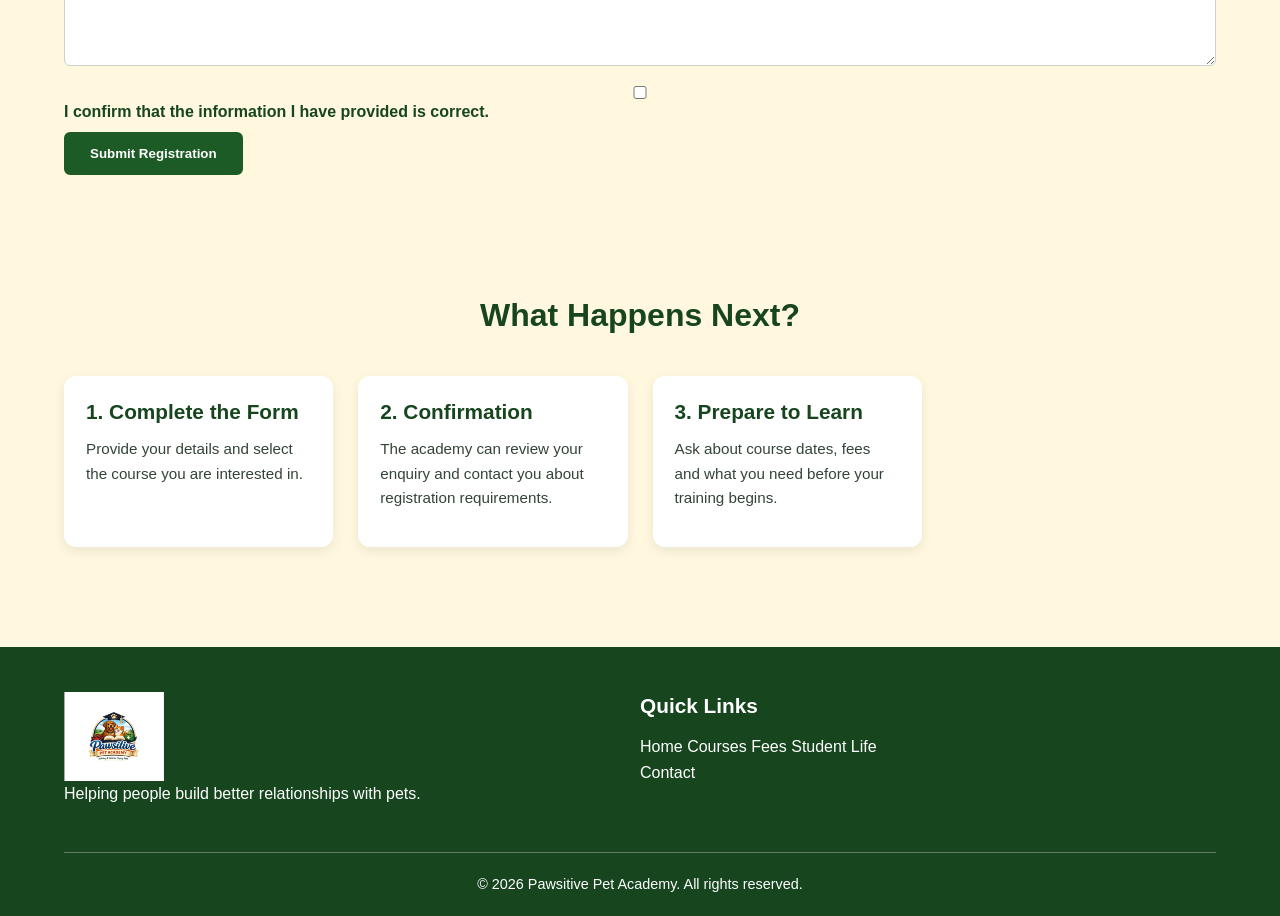
<file: Pawsitive Website/student-registration.html>
\<!DOCTYPE html>
<html lang="en">
<head>
    <meta charset="UTF-8">
    <meta name="viewport" content="width=device-width, initial-scale=1.0">
    <title>Student Registration | Pawsitive Pet Academy</title>
    <link rel="stylesheet" href="style.css">
</head>
<body>

    <header class="header">
        <a href="index.html" class="logo">
            <img src="images/Logo.jpg.png" alt="Pawsitive Pet Academy Logo">
        </a>

        <button class="menu-toggle" onclick="toggleMenu()">☰</button>

        <nav id="navbar">
            <a href="index.html">Home</a>
            <a href="about.html">About Us</a>
            <a href="founder.html">Founder</a>
            <details class="nav-dropdown">
                <summary>Courses</summary>
                <div class="nav-dropdown-menu">
                    <a href="courses.html">All Courses</a>
                    <a href="individual-course.html">Course Details</a>
                    <a href="course-schedule.html">Schedule</a>
                    <a href="fees.html">Fees</a>
                </div>
            </details>
            <a href="gallery.html">Gallery</a>
            <a href="testimonials.html">Testimonials</a>
            <a href="student-life.html">Student Life</a>
            <a href="instructors.html">Instructors</a>
            <a href="contact.html">Contact</a>
        </nav>
    </header>

    <section class="page-banner">
        <h1>Student Registration</h1>
        <p>Take the first step towards learning more about pet care.</p>
    </section>

    <section class="section registration-section">
        <div class="section-heading">
            <h2>Register With Pawsitive Pet Academy</h2>
            <p>
                Complete the form below to express your interest in one of our
                courses. Our team can then contact you about the next steps.
            </p>
        </div>

        <div class="registration-container">

            <form id="registration-form" novalidate>

                <h3>Personal Information</h3>

                <div class="registration-form-grid">

                    <div class="form-group">
                        <label for="first-name">First Name</label>
                        <input
                            type="text"
                            id="first-name"
                            name="firstName"
                            placeholder="Enter your first name"
                            required
                        >
                    </div>

                    <div class="form-group">
                        <label for="last-name">Last Name</label>
                        <input
                            type="text"
                            id="last-name"
                            name="lastName"
                            placeholder="Enter your last name"
                            required
                        >
                    </div>

                    <div class="form-group">
                        <label for="email">Email Address</label>
                        <input
                            type="email"
                            id="email"
                            name="email"
                            placeholder="Enter your email"
                            required
                        >
                    </div>

                    <div class="form-group">
                        <label for="phone">Phone Number</label>
                        <input
                            type="tel"
                            id="phone"
                            name="phone"
                            placeholder="Enter your phone number"
                            required
                        >
                    </div>

                    <div class="form-group">
                        <label for="birth-date">Date of Birth</label>
                        <input
                            type="date"
                            id="birth-date"
                            name="birthDate"
                            required
                        >
                    </div>

                    <div class="form-group">
                        <label for="city">City or Town</label>
                        <input
                            type="text"
                            id="city"
                            name="city"
                            placeholder="Enter your city or town"
                            required
                        >
                    </div>

                </div>

                <hr>

                <h3>Course Information</h3>

                <div class="form-group">
                    <label for="course">Choose a Course</label>
                    <select id="course" name="course" required>
                        <option value="">Select a course</option>
                        <option value="professional-programme">
                            Professional Programme - 6 Months
                        </option>
                        <option value="practical-skills">
                            Practical Skills Course - 6 Weeks
                        </option>
                        <option value="general-enquiry">
                            I Need More Information
                        </option>
                    </select>
                </div>

                <div class="form-group">
                    <label for="start-date">Preferred Start Date</label>
                    <input
                        type="date"
                        id="start-date"
                        name="startDate"
                    >
                </div>

                <div class="form-group">
                    <label for="experience">Previous Pet-Care Experience</label>
                    <select id="experience" name="experience" required>
                        <option value="">Select an option</option>
                        <option value="none">No previous experience</option>
                        <option value="pet-owner">Experience as a pet owner</option>
                        <option value="some">Some practical experience</option>
                        <option value="professional">Professional experience</option>
                    </select>
                </div>

                <div class="form-group">
                    <label for="reason">Why would you like to join us?</label>
                    <textarea
                        id="reason"
                        name="reason"
                        rows="5"
                        placeholder="Tell us about your interests and goals..."
                        required
                    ></textarea>
                </div>

                <div class="registration-checkbox">
                    <input
                        type="checkbox"
                        id="confirm"
                        name="confirm"
                        required
                    >
                    <label for="confirm">
                        I confirm that the information I have provided is correct.
                    </label>
                </div>

                <button type="submit" class="btn">Submit Registration</button>

                <p id="registration-message" role="alert" aria-live="assertive" hidden></p>

            </form>

        </div>
    </section>

    <section class="section cream-section">
        <div class="section-heading">
            <h2>What Happens Next?</h2>
        </div>

        <div class="cards">

            <div class="card">
                <h3>1. Complete the Form</h3>
                <p>
                    Provide your details and select the course you are interested in.
                </p>
            </div>

            <div class="card">
                <h3>2. Confirmation</h3>
                <p>
                    The academy can review your enquiry and contact you about
                    registration requirements.
                </p>
            </div>

            <div class="card">
                <h3>3. Prepare to Learn</h3>
                <p>
                    Ask about course dates, fees and what you need before your
                    training begins.
                </p>
            </div>

        </div>
    </section>

    <footer class="footer">
        <div class="footer-content">
            <div>
                <img src="images/Logo.jpg.png" alt="Pawsitive Pet Academy Logo" width="100">
                <p>Helping people build better relationships with pets.</p>
            </div>

            <div>
                <h3>Quick Links</h3>
                <a href="index.html">Home</a>
                <a href="courses.html">Courses</a>
                <a href="fees.html">Fees</a>
                <a href="student-life.html">Student Life</a>
                <a href="contact.html">Contact</a>
            </div>
        </div>

        <p class="copyright">
            &copy; <span id="year"></span> Pawsitive Pet Academy. All rights reserved.
        </p>
    </footer>

    <script src="script.js"></script>

</body>
</html>
</file>
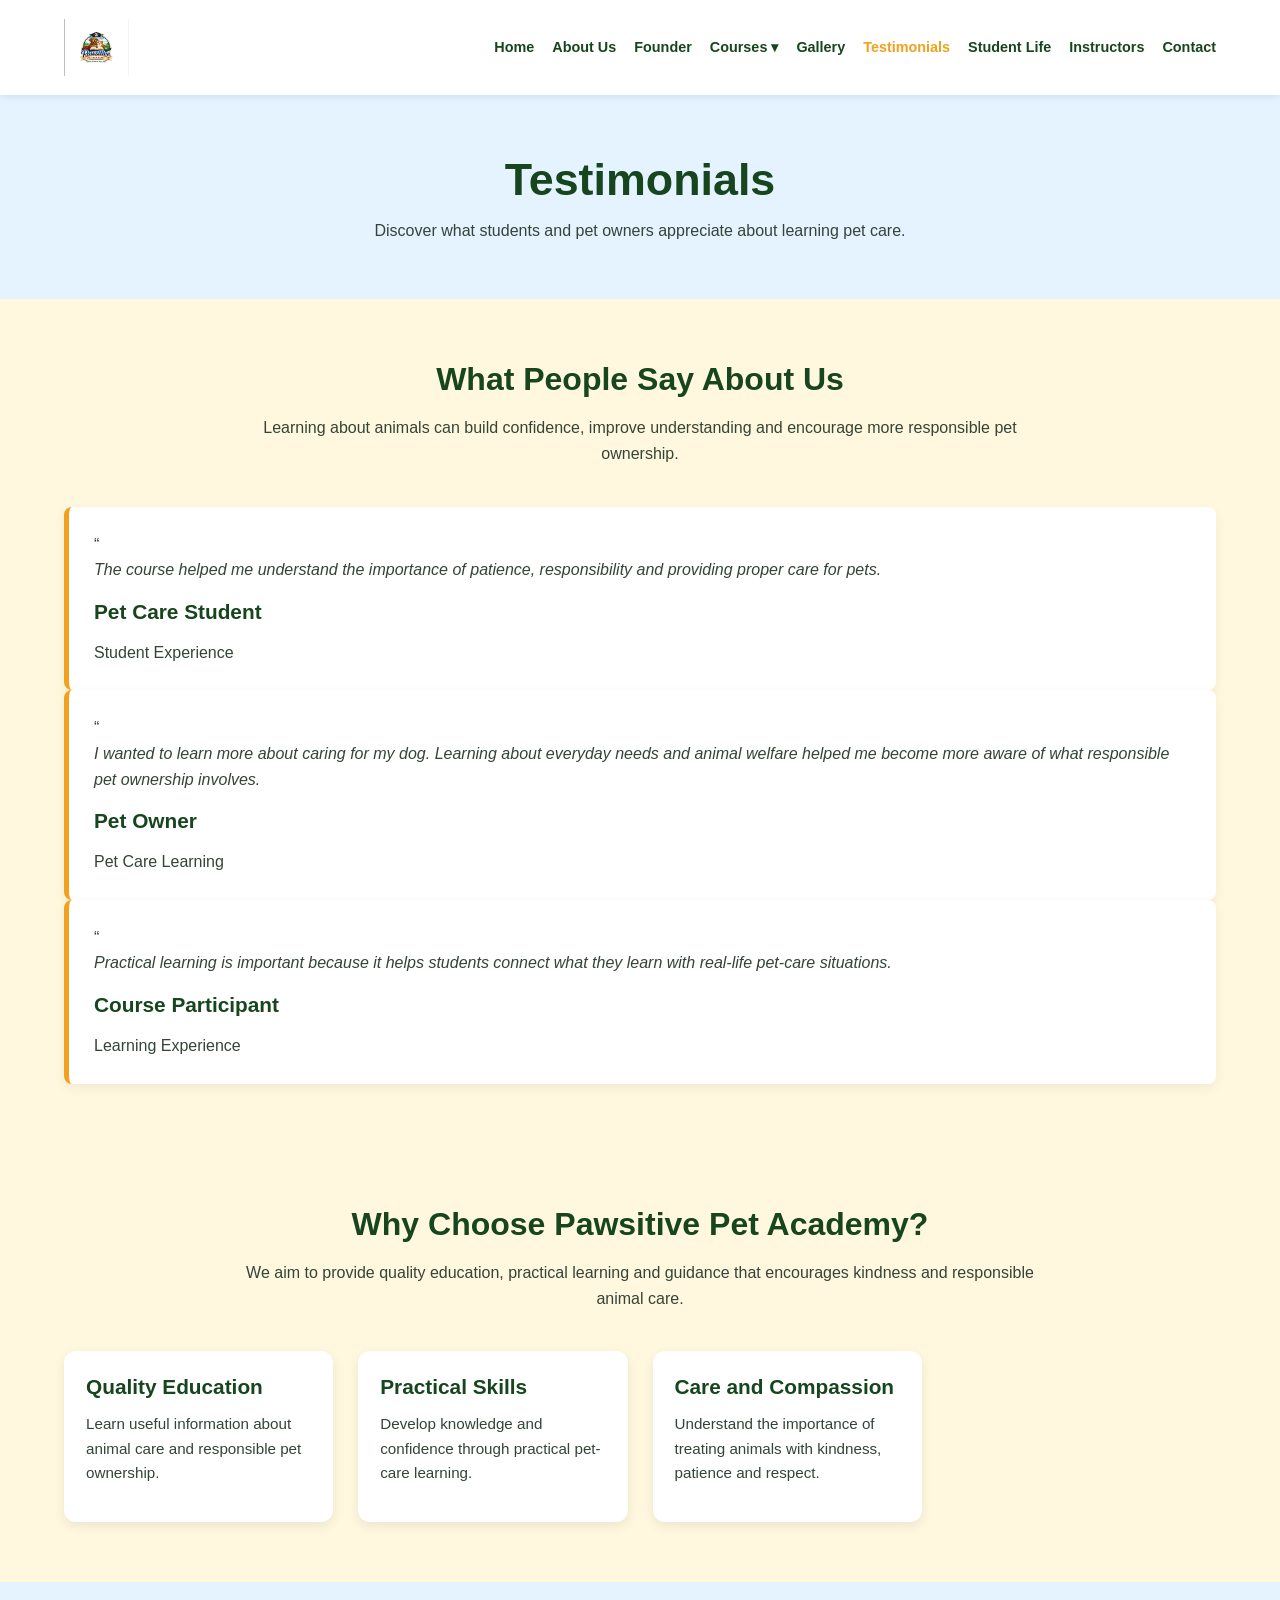
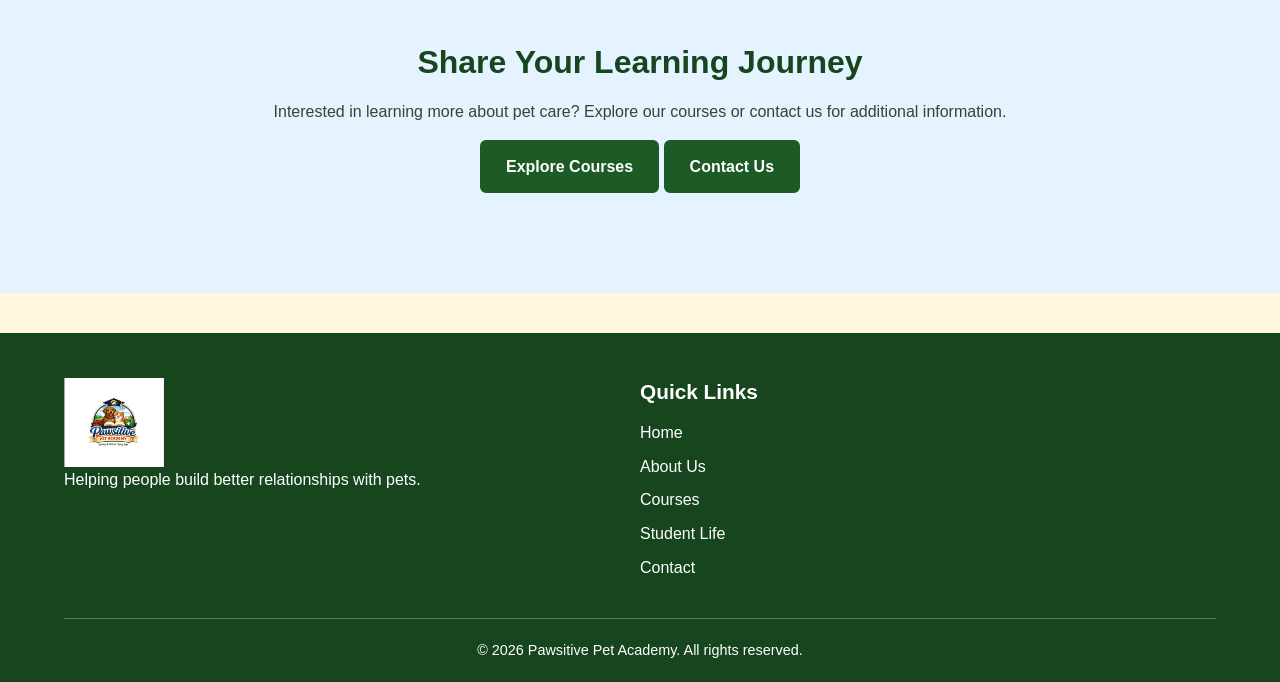
<file: Pawsitive Website/testimonials.html>
<!DOCTYPE html>
<html lang="en">
<head>
    <meta charset="UTF-8">
    <meta name="viewport" content="width=device-width, initial-scale=1.0">
    <title>Testimonials | Pawsitive Pet Academy</title>
    <link rel="stylesheet" href="style.css">
</head>
<body>

    <header class="header">
        <a href="index.html" class="logo">
            <img src="images/Logo.jpg.png" alt="Pawsitive Pet Academy Logo">
        </a>

        <button class="menu-toggle" onclick="toggleMenu()">☰</button>

        <nav id="navbar">
            <a href="index.html">Home</a>
            <a href="about.html">About Us</a>
            <a href="founder.html">Founder</a>
            <details class="nav-dropdown">
                <summary>Courses</summary>
                <div class="nav-dropdown-menu">
                    <a href="courses.html">All Courses</a>
                    <a href="individual-course.html">Course Details</a>
                    <a href="course-schedule.html">Schedule</a>
                    <a href="fees.html">Fees</a>
                </div>
            </details>
            <a href="gallery.html">Gallery</a>
            <a href="testimonials.html">Testimonials</a>
            <a href="student-life.html">Student Life</a>
            <a href="instructors.html">Instructors</a>
            <a href="contact.html">Contact</a>
        </nav>
    </header>

    <section class="page-banner">
        <h1>Testimonials</h1>
        <p>Discover what students and pet owners appreciate about learning pet care.</p>
    </section>

    <section class="section">
        <div class="section-heading">
            <h2>What People Say About Us</h2>
            <p>
                Learning about animals can build confidence, improve understanding
                and encourage more responsible pet ownership.
            </p>
        </div>

        <div class="testimonials-grid">

            <div class="testimonial-card">
                <div class="testimonial-mark">“</div>
                <p>
                    The course helped me understand the importance of patience,
                    responsibility and providing proper care for pets.
                </p>
                <h3>Pet Care Student</h3>
                <span>Student Experience</span>
            </div>

            <div class="testimonial-card">
                <div class="testimonial-mark">“</div>
                <p>
                    I wanted to learn more about caring for my dog. Learning about
                    everyday needs and animal welfare helped me become more aware
                    of what responsible pet ownership involves.
                </p>
                <h3>Pet Owner</h3>
                <span>Pet Care Learning</span>
            </div>

            <div class="testimonial-card">
                <div class="testimonial-mark">“</div>
                <p>
                    Practical learning is important because it helps students
                    connect what they learn with real-life pet-care situations.
                </p>
                <h3>Course Participant</h3>
                <span>Learning Experience</span>
            </div>

        </div>
    </section>

    <section class="section cream-section">
        <div class="section-heading">
            <h2>Why Choose Pawsitive Pet Academy?</h2>
            <p>
                We aim to provide quality education, practical learning and
                guidance that encourages kindness and responsible animal care.
            </p>
        </div>

        <div class="cards">

            <div class="card">
                <h3>Quality Education</h3>
                <p>
                    Learn useful information about animal care and responsible
                    pet ownership.
                </p>
            </div>

            <div class="card">
                <h3>Practical Skills</h3>
                <p>
                    Develop knowledge and confidence through practical
                    pet-care learning.
                </p>
            </div>

            <div class="card">
                <h3>Care and Compassion</h3>
                <p>
                    Understand the importance of treating animals with kindness,
                    patience and respect.
                </p>
            </div>

        </div>
    </section>

    <section class="section blue-section">
        <div class="section-heading">
            <h2>Share Your Learning Journey</h2>
            <p>
                Interested in learning more about pet care? Explore our courses
                or contact us for additional information.
            </p>
            <a href="courses.html" class="btn">Explore Courses</a>
            <a href="contact.html" class="btn">Contact Us</a>
        </div>
    </section>

    <footer class="footer">
        <div class="footer-content">
            <div>
                <img src="images/Logo.jpg.png" alt="Pawsitive Pet Academy Logo" width="100">
                <p>Helping people build better relationships with pets.</p>
            </div>

            <div>
                <h3>Quick Links</h3>
                <ul class="footer-links">
                    <li><a href="index.html">Home</a></li>
                    <li><a href="about.html">About Us</a></li>
                    <li><a href="courses.html">Courses</a></li>
                    <li><a href="student-life.html">Student Life</a></li>
                    <li><a href="contact.html">Contact</a></li>
                </ul>
            </div>
        </div>

        <p class="copyright">
            &copy; <span id="year"></span> Pawsitive Pet Academy. All rights reserved.
        </p>
    </footer>

    <script src="script.js"></script>

</body>
</html>
</file>
<file: Pawsitive Website/style.css>
/* =========================================
   PAWSITIVE PET ACADEMY
   Original Website Stylesheet
========================================= */

/* COLOUR PALETTE */

:root {
    --green: #1d5b26;
    --dark-green: #16451e;
    --cream: #fff8df;
    --blue: #e4f3ff;
    --orange: #f2a11d;
    --white: #ffffff;
    --text: #344437;
}

/* GENERAL STYLES */

* {
    margin: 0;
    padding: 0;
    box-sizing: border-box;
}

html {
    scroll-behavior: smooth;
}

body {
    font-family: Arial, Helvetica, sans-serif;
    background-color: var(--cream);
    color: var(--text);
    line-height: 1.6;
}

img {
    max-width: 100%;
    height: auto;
    display: block;
}

a {
    text-decoration: none;
    color: var(--green);
}

a:hover {
    color: var(--orange);
}

h1,
h2,
h3,
h4 {
    color: var(--dark-green);
    line-height: 1.3;
    margin-bottom: 15px;
}

h1 {
    font-size: 2.8rem;
}

h2 {
    font-size: 2rem;
}

h3 {
    font-size: 1.3rem;
}

p {
    margin-bottom: 15px;
}

ul,
ol {
    margin-left: 22px;
    margin-bottom: 15px;
}

.container {
    width: 90%;
    max-width: 1200px;
    margin: 0 auto;
}

/* HEADER */

.header {
    background-color: var(--white);
    padding: 15px 5%;
    display: flex;
    align-items: center;
    justify-content: space-between;
    gap: 20px;
    position: sticky;
    top: 0;
    z-index: 1000;
    box-shadow: 0 2px 8px rgba(0, 0, 0, 0.08);
}

.logo {
    display: flex;
    align-items: center;
    gap: 12px;
    color: var(--dark-green);
    font-size: 1.2rem;
    font-weight: bold;
}

.logo img {
    width: 65px;
    height: 65px;
    object-fit: contain;
}

#navbar {
    display: flex;
    align-items: center;
    gap: 18px;
}

#navbar a {
    color: var(--dark-green);
    font-size: 0.9rem;
    font-weight: bold;
    padding: 8px 0;
    transition: color 0.2s;
}

#navbar a:hover,
#navbar a.current-page {
    color: var(--orange);
}

#navbar .nav-dropdown {
    position: relative;
}

#navbar .nav-dropdown summary {
    color: var(--dark-green);
    font-size: 0.9rem;
    font-weight: bold;
    padding: 8px 0;
    cursor: pointer;
    list-style: none;
}

#navbar .nav-dropdown summary::-webkit-details-marker {
    display: none;
}

#navbar .nav-dropdown summary::after {
    content: " \25BE";
}

#navbar .nav-dropdown-menu {
    position: absolute;
    top: 100%;
    left: 0;
    z-index: 1001;
    display: grid;
    min-width: 190px;
    padding: 8px 14px;
    background-color: var(--white);
    border-radius: 6px;
    box-shadow: 0 4px 12px rgba(0, 0, 0, 0.12);
}

#navbar .nav-dropdown:not([open]) .nav-dropdown-menu {
    display: none;
}

#navbar .nav-dropdown-menu a {
    padding: 9px 0;
    white-space: nowrap;
}

#navbar .nav-dropdown summary:hover,
#navbar .nav-dropdown[open] summary {
    color: var(--orange);
}

.menu-toggle {
    display: none;
    border: none;
    background-color: var(--green);
    color: var(--white);
    padding: 10px 14px;
    border-radius: 5px;
    cursor: pointer;
    font-size: 1rem;
}

/* HOME PAGE HERO */

.hero {
    padding: 70px 5%;
    background-color: var(--blue);
}

.hero-content {
    max-width: 1200px;
    margin: 0 auto;
    display: grid;
    grid-template-columns: 1fr 1fr;
    align-items: center;
    gap: 45px;
}

.hero-text h1 {
    font-size: 3rem;
    margin-bottom: 20px;
}

.hero-text p {
    font-size: 1.1rem;
    margin-bottom: 25px;
}

.hero-image img {
    width: 100%;
    max-height: 430px;
    object-fit: cover;
    border-radius: 15px;
}

.tagline {
    color: var(--green);
    font-weight: bold;
    margin-bottom: 10px;
}

/* BUTTONS */

.btn {
    display: inline-block;
    background-color: var(--green);
    color: var(--white);
    padding: 12px 24px;
    border-radius: 6px;
    border: 2px solid var(--green);
    font-weight: bold;
    text-align: center;
    transition: background-color 0.2s, color 0.2s;
}

.btn:hover {
    background-color: var(--dark-green);
    border-color: var(--dark-green);
    color: var(--white);
}

.btn-outline {
    display: inline-block;
    background-color: transparent;
    color: var(--green);
    padding: 12px 24px;
    border: 2px solid var(--green);
    border-radius: 6px;
    font-weight: bold;
    text-align: center;
}

.btn-outline:hover {
    background-color: var(--green);
    color: var(--white);
}

.hero .btn,
.hero .btn-outline {
    margin: 5px 8px 5px 0;
}

/* PAGE BANNER */

.page-banner {
    background-color: var(--blue);
    padding: 55px 5%;
    text-align: center;
}

.page-banner h1 {
    margin-bottom: 10px;
}

.page-banner p {
    max-width: 750px;
    margin: 0 auto;
}

/* GENERAL SECTIONS */

.section {
    padding: 60px 5%;
}

.cream-section {
    background-color: var(--cream);
}

.blue-section {
    background-color: var(--blue);
}

.section-heading {
    text-align: center;
    max-width: 800px;
    margin: 0 auto 40px;
}

.section-heading p {
    margin-top: 10px;
}

/* CONTENT LAYOUTS */

.content-grid {
    display: grid;
    grid-template-columns: 1fr 1fr;
    align-items: center;
    gap: 40px;
}

.content-image img {
    width: 100%;
    max-height: 450px;
    object-fit: cover;
    border-radius: 12px;
}

.content-text {
    padding: 10px 0;
}

.highlight-box {
    background-color: var(--blue);
    padding: 25px;
    border-radius: 10px;
    margin: 25px 0;
}

/* CARDS */

.cards {
    max-width: 1200px;
    margin: 0 auto;
    display: grid;
    grid-template-columns: repeat(4, minmax(0, 1fr));
    gap: 25px;
}

.card,
.course-card {
    background-color: var(--white);
    border-radius: 12px;
    overflow: hidden;
    box-shadow: 0 4px 12px rgba(0, 0, 0, 0.08);
    padding: 22px;
    display: flex;
    flex-direction: column;
}

.card img,
.course-card img {
    width: 100%;
    height: 190px;
    object-fit: cover;
    border-radius: 8px;
    margin-bottom: 18px;
}

.card h3,
.course-card h3 {
    margin-bottom: 12px;
}

.card p,
.course-card p {
    font-size: 0.95rem;
}

.card .btn,
.course-card .btn {
    align-self: flex-start;
    margin-top: auto;
}

/* COURSE DETAILS */

.course-details {
    background-color: var(--white);
    padding: 30px;
    border-radius: 12px;
    box-shadow: 0 4px 12px rgba(0, 0, 0, 0.06);
}

.course-info {
    display: flex;
    flex-wrap: wrap;
    gap: 15px;
    margin: 20px 0;
}

.course-info span {
    background-color: var(--blue);
    padding: 8px 14px;
    border-radius: 5px;
    font-weight: bold;
}

/* COURSE SCHEDULE AND TABLES */

.table-container {
    width: 100%;
    overflow-x: auto;
    margin: 25px 0;
}

table {
    width: 100%;
    border-collapse: collapse;
    background-color: var(--white);
}

th,
td {
    padding: 15px;
    border: 1px solid #d7dfd5;
    text-align: left;
}

th {
    background-color: var(--green);
    color: var(--white);
}

tbody tr:nth-child(even) {
    background-color: #f5f8f1;
}

/* FORMS */

.form-container {
    max-width: 800px;
    margin: 0 auto;
    padding: 30px;
    background-color: var(--white);
    border-radius: 12px;
    box-shadow: 0 4px 12px rgba(0, 0, 0, 0.06);
}

.form-group {
    margin-bottom: 20px;
}

#registration-message[role="alert"] {
    color: #a12622;
    font-weight: bold;
}

input[aria-invalid="true"],
select[aria-invalid="true"],
textarea[aria-invalid="true"] {
    border-color: #a12622;
    outline-color: #a12622;
}

.form-row {
    display: grid;
    grid-template-columns: 1fr 1fr;
    gap: 20px;
}

label {
    display: block;
    margin-bottom: 7px;
    color: var(--dark-green);
    font-weight: bold;
}

input,
select,
textarea {
    width: 100%;
    padding: 12px;
    border: 1px solid #c8d2c6;
    border-radius: 6px;
    font-family: inherit;
    font-size: 1rem;
    background-color: var(--white);
    color: var(--text);
}

textarea {
    min-height: 140px;
    resize: vertical;
}

input:focus,
select:focus,
textarea:focus {
    outline: 2px solid var(--green);
    outline-offset: 2px;
}

/* GALLERY */

.gallery-grid {
    display: grid;
    grid-template-columns: repeat(3, minmax(0, 1fr));
    gap: 20px;
}

.gallery-filters {
    display: flex;
    flex-wrap: wrap;
    justify-content: center;
    gap: 10px;
    margin: 0 auto 30px;
}

.gallery-filter {
    cursor: pointer;
}

.gallery-item[hidden] {
    display: none;
}

.gallery-item {
    background-color: var(--white);
    border-radius: 12px;
    overflow: hidden;
    box-shadow: 0 4px 12px rgba(0, 0, 0, 0.07);
}

.gallery-item img {
    width: 100%;
    height: 230px;
    object-fit: cover;
}

.gallery-item > div {
    padding: 20px;
}

.gallery-item h3 {
    margin: 8px 0;
}

.gallery-item p {
    margin-bottom: 0;
}

.gallery-category {
    color: var(--green);
    font-size: 0.85rem;
    font-weight: bold;
}

.gallery-note {
    max-width: 850px;
    margin: 30px auto 0;
    text-align: center;
    font-size: 0.9rem;
}

/* INSTRUCTORS */

.instructor-card {
    text-align: center;
}

.instructor-card img {
    width: 150px;
    height: 150px;
    object-fit: cover;
    border-radius: 50%;
    margin: 0 auto 18px;
}

/* TESTIMONIALS */

.testimonial-card {
    background-color: var(--white);
    border-left: 5px solid var(--orange);
    border-radius: 8px;
    padding: 25px;
    box-shadow: 0 4px 12px rgba(0, 0, 0, 0.06);
}

.testimonial-card p {
    font-style: italic;
}

.testimonial-author {
    color: var(--dark-green);
    font-weight: bold;
}

/* FEES */

.fee-card {
    text-align: center;
    border-top: 5px solid var(--orange);
}

.fee-amount {
    font-size: 2rem;
    font-weight: bold;
    color: var(--green);
    margin: 20px 0;
}

/* CONTACT */

.contact-grid {
    display: grid;
    grid-template-columns: 1fr 1fr;
    gap: 35px;
    align-items: start;
}

.contact-options {
    grid-template-columns: repeat(2, minmax(0, 1fr));
    align-content: start;
}

.contact-info {
    background-color: var(--blue);
    padding: 25px;
    border-radius: 10px;
}

.contact-detail {
    margin-bottom: 15px;
}

.contact-info address {
    font-style: normal;
}

/* FOOTER */

.footer {
    background-color: var(--dark-green);
    color: var(--white);
    padding: 45px 5% 20px;
    margin-top: 40px;
}

.footer h3,
.footer h4 {
    color: var(--white);
}

.footer p,
.footer li {
    color: var(--white);
}

.footer a {
    color: var(--white);
}

.footer a:hover {
    color: var(--orange);
}

.footer-content {
    max-width: 1200px;
    margin: 0 auto;
    display: grid;
    grid-template-columns: 2fr 1fr 1fr;
    gap: 35px;
}

.footer-logo img {
    width: 75px;
    height: 75px;
    object-fit: contain;
    margin-bottom: 15px;
}

.footer-links {
    list-style: none;
    margin: 0;
}

.footer-links li {
    margin-bottom: 8px;
}

.copyright {
    max-width: 1200px;
    margin: 30px auto 0;
    padding-top: 20px;
    border-top: 1px solid rgba(255, 255, 255, 0.3);
    text-align: center;
    font-size: 0.9rem;
}

/* GENERAL HELPERS */

.text-center {
    text-align: center;
}

.mt-20 {
    margin-top: 20px;
}

.mb-20 {
    margin-bottom: 20px;
}

/* TABLET RESPONSIVE DESIGN */

@media (max-width: 1000px) {
    #navbar {
        gap: 10px;
    }

    #navbar a {
        font-size: 0.82rem;
    }

    .cards {
        grid-template-columns: repeat(2, minmax(0, 1fr));
    }

    .hero-content {
        gap: 25px;
    }

    .hero-text h1 {
        font-size: 2.5rem;
    }
}

/* MOBILE RESPONSIVE DESIGN */

@media (max-width: 700px) {
    h1 {
        font-size: 2.2rem;
    }

    h2 {
        font-size: 1.7rem;
    }

    .header {
        flex-wrap: wrap;
        padding: 12px 5%;
    }

    .logo img {
        width: 50px;
        height: 50px;
    }

    .logo {
        font-size: 1rem;
    }

    .menu-toggle {
        display: block;
        margin-left: auto;
    }

    #navbar {
        display: none;
        width: 100%;
        flex-direction: column;
        align-items: stretch;
        gap: 0;
        padding-top: 10px;
    }

    #navbar.active {
        display: flex;
    }

    #navbar a {
        padding: 12px;
        border-top: 1px solid #eeeeee;
        font-size: 0.95rem;
    }

    #navbar .nav-dropdown {
        border-top: 1px solid #eeeeee;
    }

    #navbar .nav-dropdown summary {
        padding: 12px;
        font-size: 0.95rem;
    }

    #navbar .nav-dropdown-menu {
        position: static;
        min-width: 0;
        padding: 0 12px 8px;
        box-shadow: none;
    }

    #navbar .nav-dropdown-menu a {
        padding: 10px 12px;
        border-top: 1px solid #eeeeee;
        white-space: normal;
    }

    .hero {
        padding: 45px 5%;
    }

    .hero-content,
    .content-grid,
    .contact-grid {
        grid-template-columns: 1fr;
    }

    .hero-text h1 {
        font-size: 2.2rem;
    }

    .hero-image img {
        max-height: 300px;
    }

    .section {
        padding: 40px 5%;
    }

    .cards,
    .gallery-grid {
        grid-template-columns: 1fr;
    }

    .card img,
    .course-card img,
    .gallery-item img {
        height: 220px;
    }

    .form-container {
        padding: 20px;
    }

    .form-row {
        grid-template-columns: 1fr;
        gap: 0;
    }

    .footer-content {
        grid-template-columns: 1fr;
        gap: 25px;
    }

    .page-banner {
        padding: 40px 5%;
    }

    th,
    td {
        padding: 10px;
        font-size: 0.9rem;
    }
}
</file>
